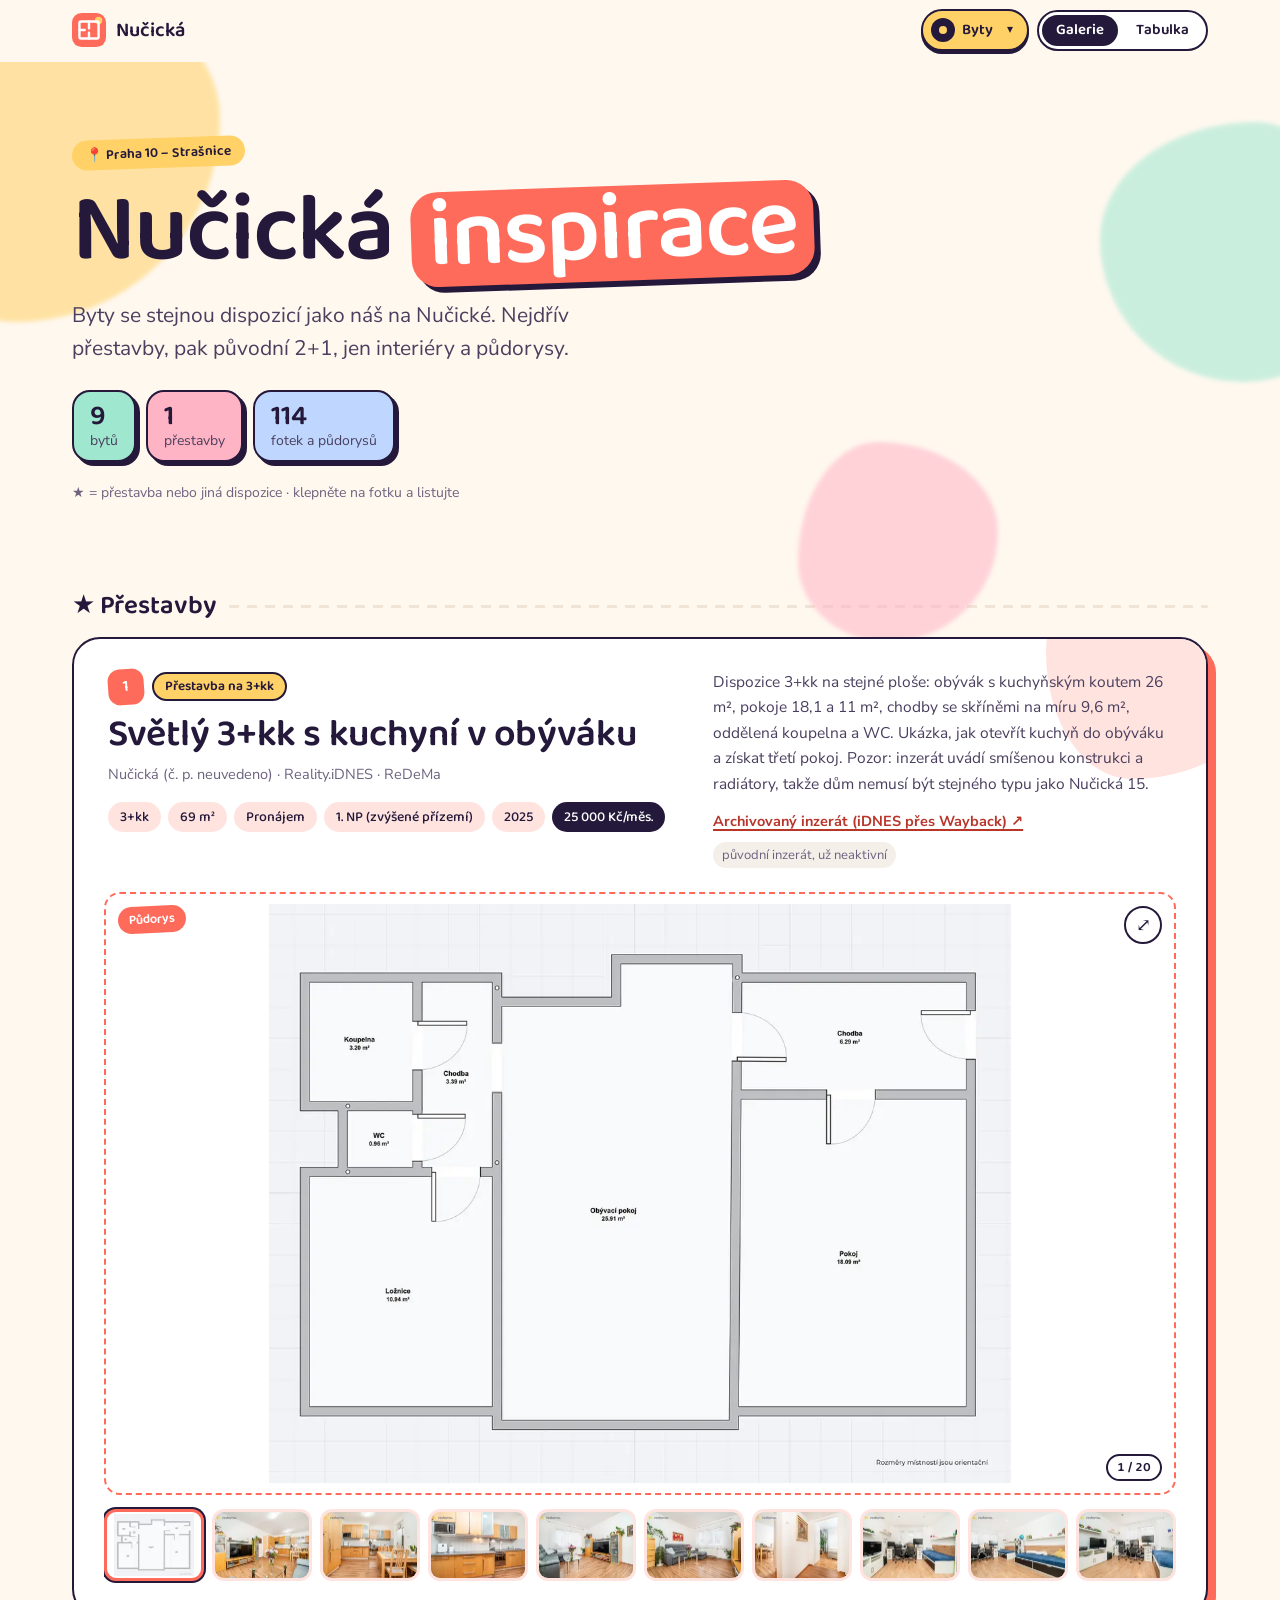
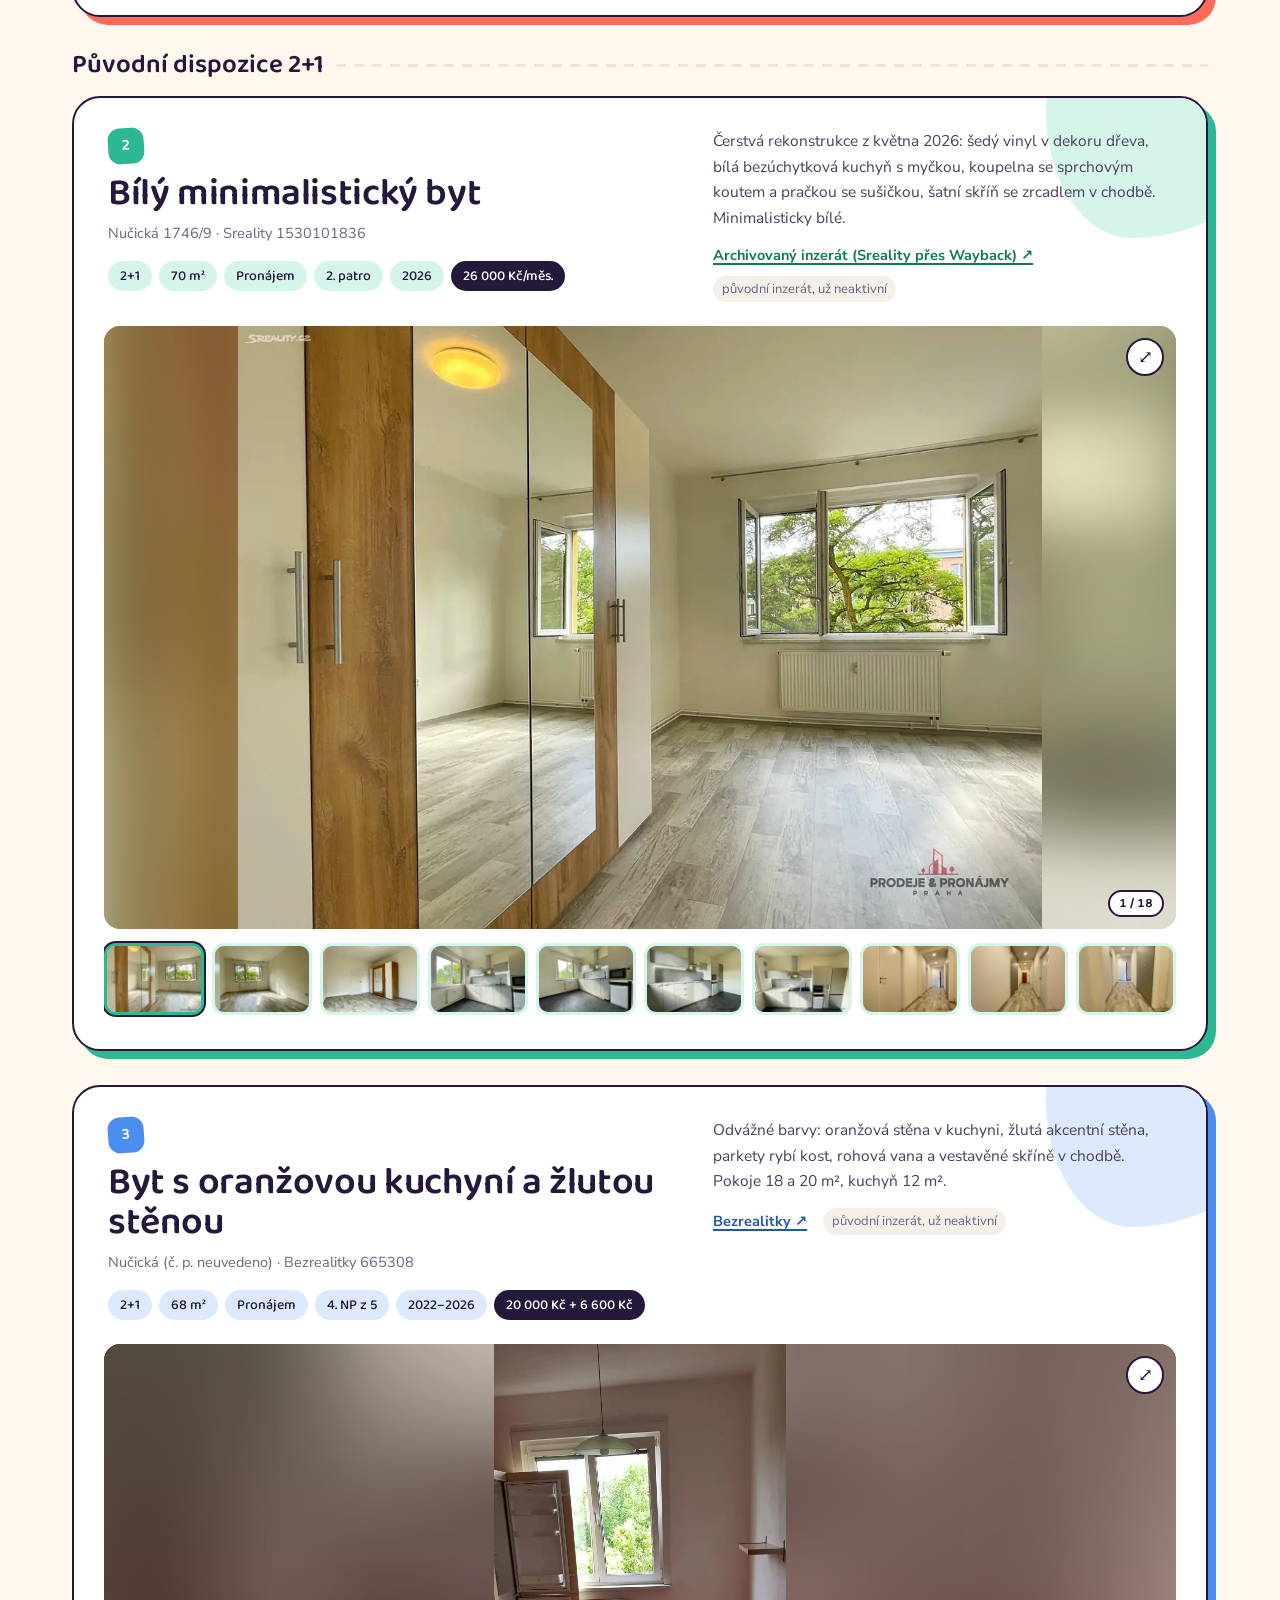
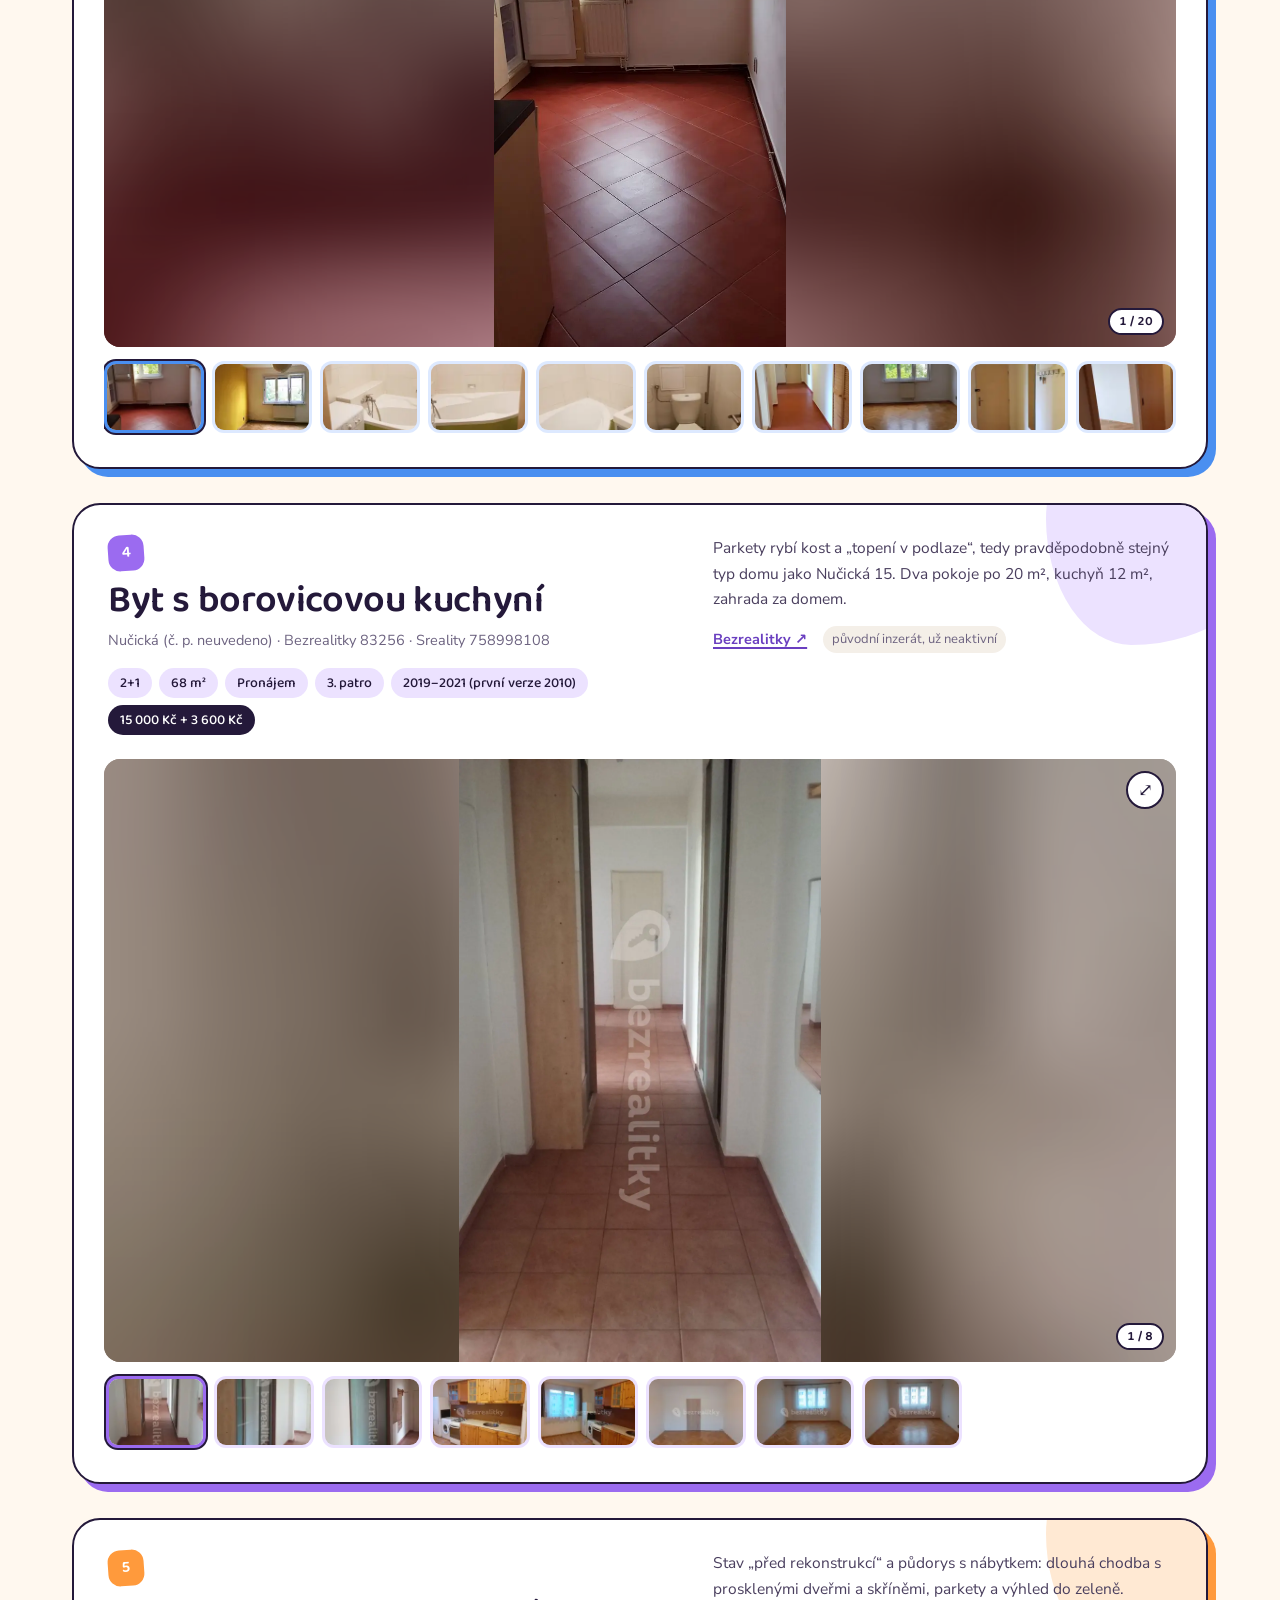
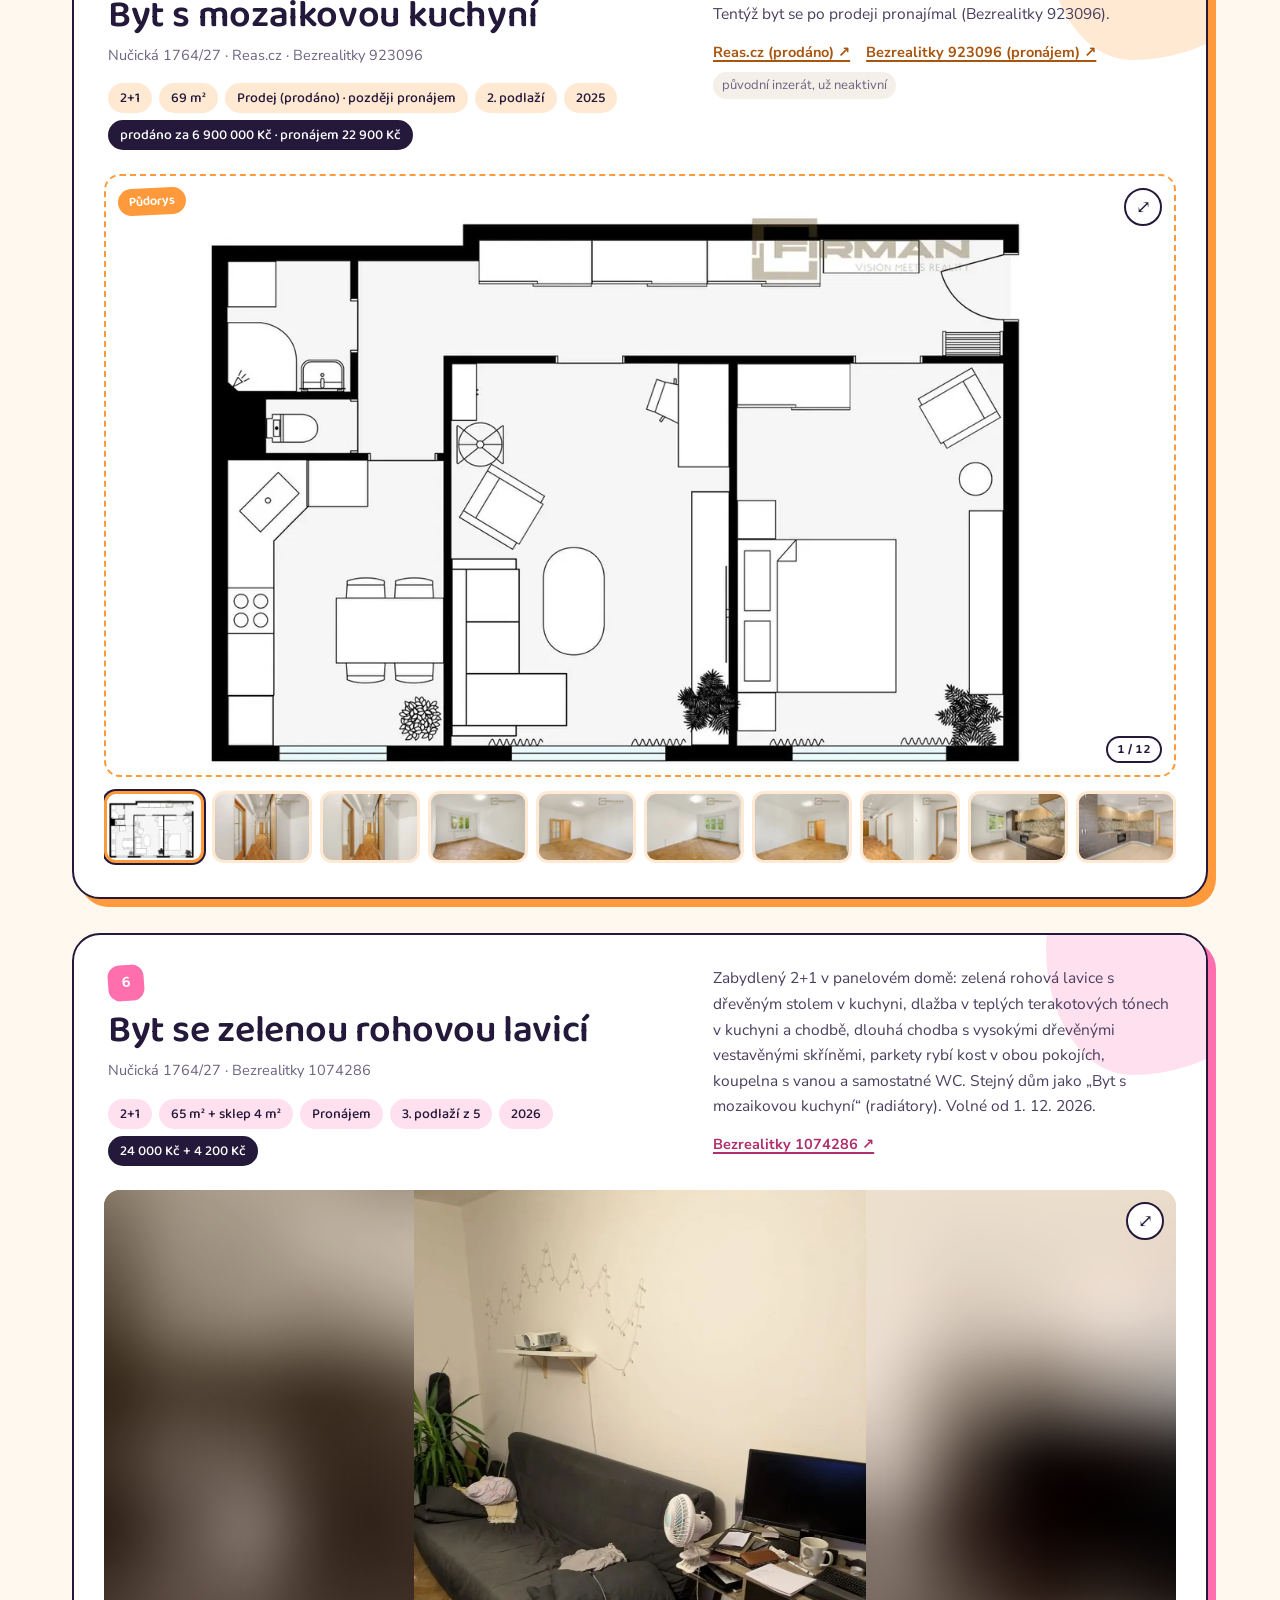
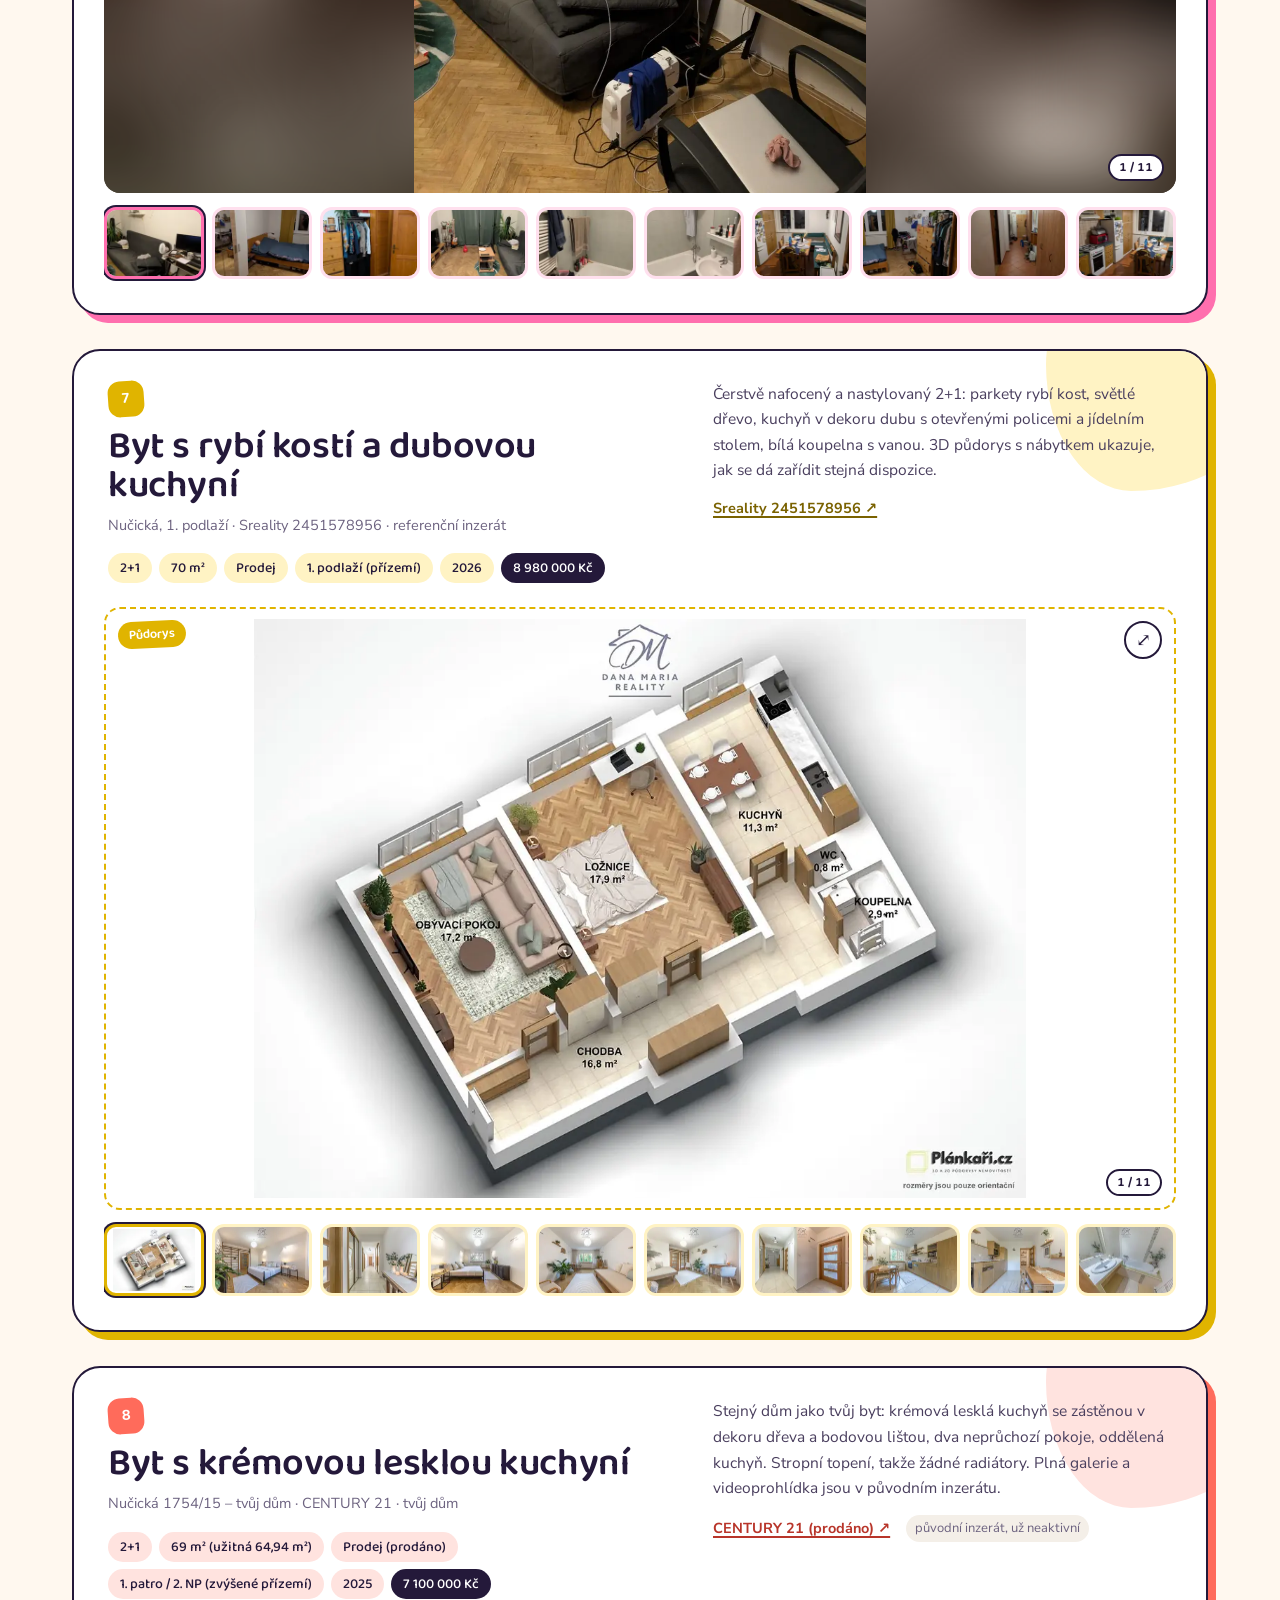
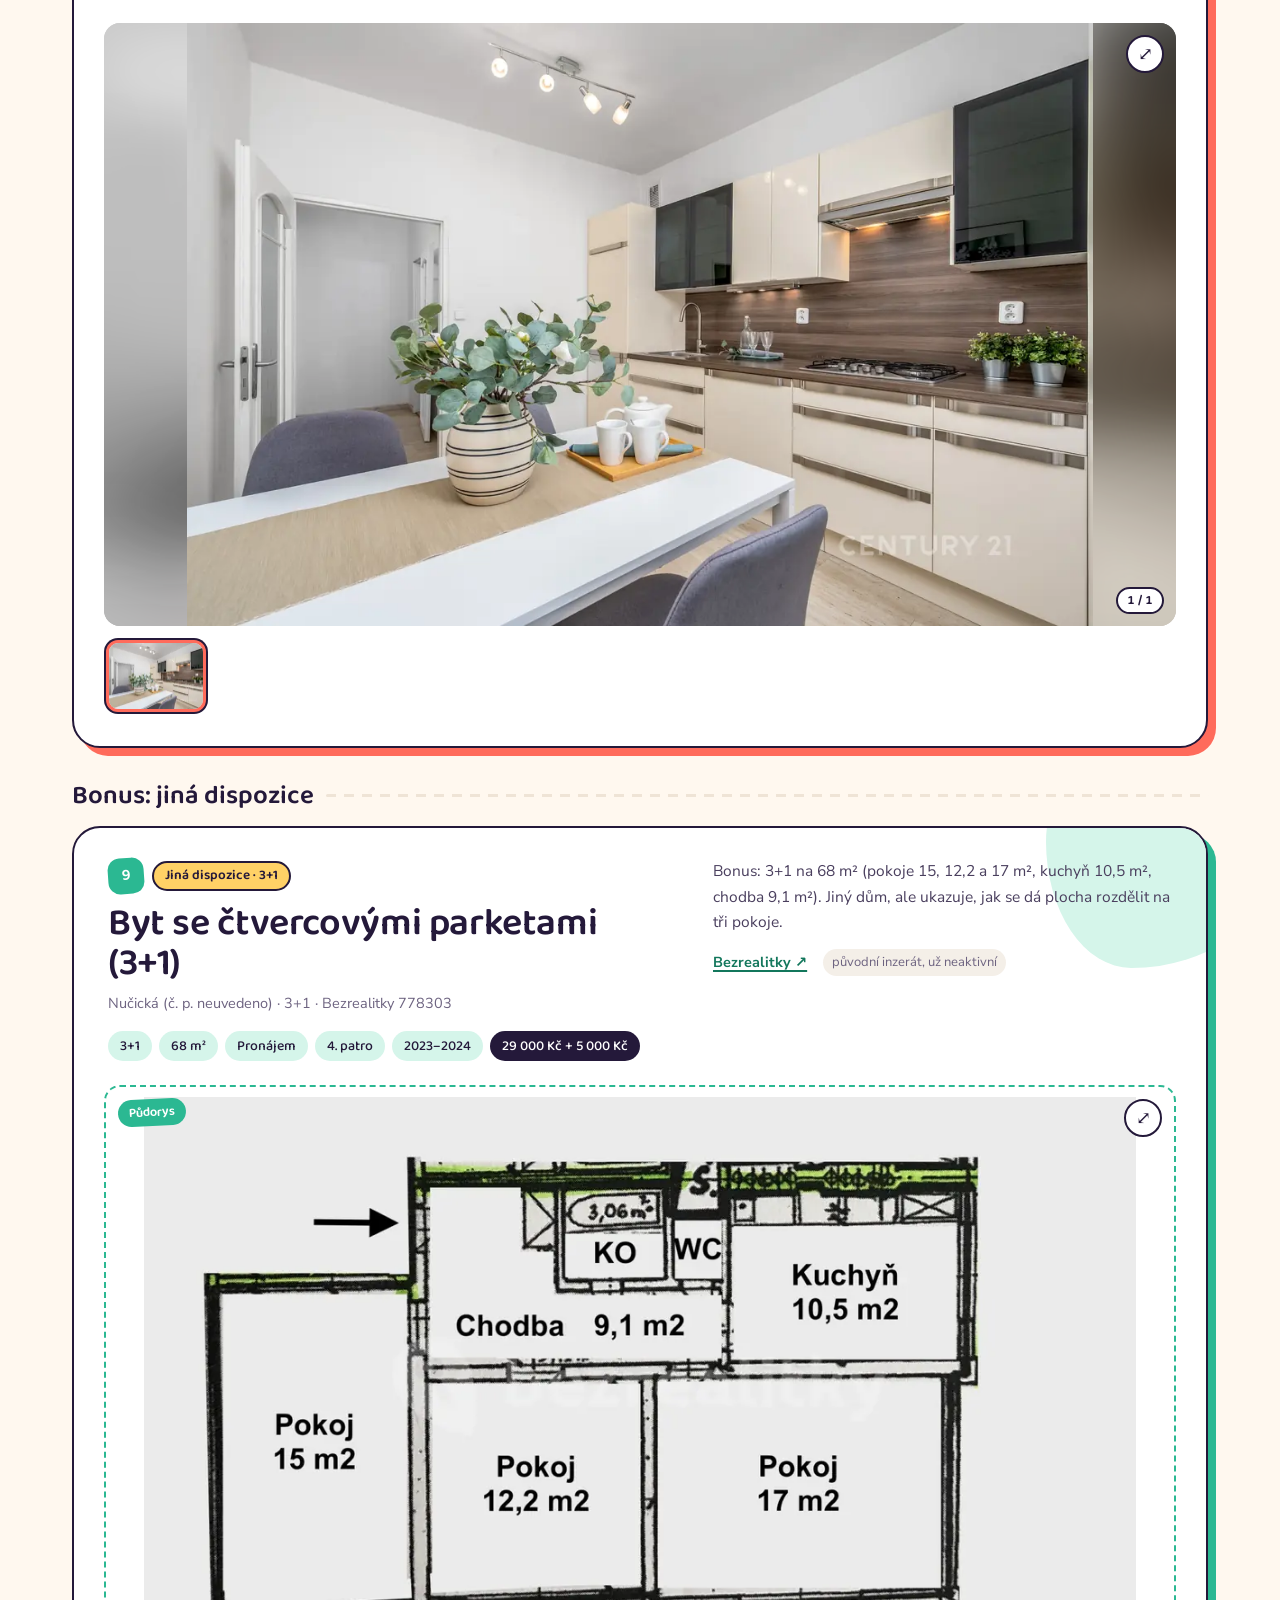
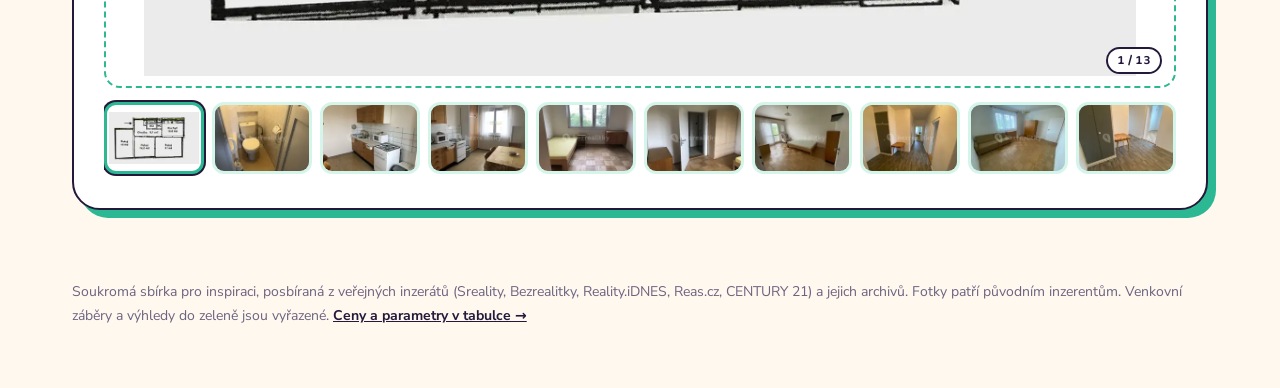
<file: index.html>
<!doctype html><html lang="cs"><head><meta charset="utf-8">
<meta name="viewport" content="width=device-width,initial-scale=1,viewport-fit=cover">
<meta name="robots" content="noindex, nofollow"><meta name="theme-color" content="#fff8ef">
<meta http-equiv="Cache-Control" content="no-cache, no-store, must-revalidate"><meta http-equiv="Pragma" content="no-cache"><meta http-equiv="Expires" content="0">
<title>Nučická – inspirace interiérů</title><meta name="description" content="Byty se stejnou dispozicí jako náš na Nučické: přestavby na 3+kk i původní 2+1, fotky interiérů a půdorysy pro inspiraci.">
<meta property="og:type" content="website"><meta property="og:locale" content="cs_CZ"><meta property="og:site_name" content="Nučická – inspirace">
<meta property="og:title" content="Nučická – inspirace interiérů"><meta property="og:description" content="Byty se stejnou dispozicí jako náš na Nučické: přestavby na 3+kk i původní 2+1, fotky interiérů a půdorysy pro inspiraci."><meta property="og:url" content="https://kajasko.github.io/nucicka-inspirace/">
<meta property="og:image" content="https://kajasko.github.io/nucicka-inspirace/og-image.jpg?v=f7ab3f5d"><meta property="og:image:width" content="1200"><meta property="og:image:height" content="630"><meta property="og:image:alt" content="Koláž interiérů bytů z Nučické ulice">
<meta name="twitter:card" content="summary_large_image"><meta name="twitter:title" content="Nučická – inspirace interiérů"><meta name="twitter:description" content="Byty se stejnou dispozicí jako náš na Nučické: přestavby na 3+kk i původní 2+1, fotky interiérů a půdorysy pro inspiraci."><meta name="twitter:image" content="https://kajasko.github.io/nucicka-inspirace/og-image.jpg?v=f7ab3f5d">
<link rel="icon" href="favicon.svg?v=f7ab3f5d" type="image/svg+xml"><link rel="icon" href="favicon-32.png?v=f7ab3f5d" type="image/png" sizes="32x32"><link rel="apple-touch-icon" href="apple-touch-icon.png?v=f7ab3f5d" sizes="180x180">
<link rel="preconnect" href="https://fonts.googleapis.com"><link rel="preconnect" href="https://fonts.gstatic.com" crossorigin>
<link rel="stylesheet" href="https://fonts.googleapis.com/css2?family=Baloo+2:wght@500;600;700&family=Nunito+Sans:opsz,wght@6..12,400;6..12,700&subset=latin,latin-ext&display=swap">
<link rel="stylesheet" href="style.css?v=332bbbbd"></head><body>
<a class="skip" href="#main">Přeskočit na obsah</a><header class="top"><div class="wrap"><div class="bar"><a class="brand" href="index.html"><svg viewBox="0 0 64 64" aria-hidden="true"><rect width="64" height="64" rx="18" fill="#ff6b5b"/><circle cx="50" cy="14" r="7" fill="#ffd166"/><g fill="none" stroke="#fff" stroke-width="4.5" stroke-linejoin="round" stroke-linecap="round"><rect x="14" y="16" width="36" height="32" rx="3"/><path d="M32 16v13M32 37v11M14 32h10"/></g></svg><span>Nučická</span></a>
<div class="bar-r"><div class="fm"><button class="fm-btn" type="button" aria-expanded="false" aria-controls="flatmenu"><span class="fm-dot" aria-hidden="true"></span><span class="fm-lbl">Byty</span><span class="fm-cur" aria-hidden="true"></span><span class="fm-car" aria-hidden="true">▾</span></button></div><nav class="tabs" aria-label="Stránky"><a href="index.html" aria-current="page">Galerie</a><a href="prehled.html" >Tabulka</a></nav></div></div></div></header><div class="fm-back" hidden></div><nav class="fm fm-panel" id="flatmenu" aria-label="Seznam bytů" hidden><div class="fm-head"><span class="fm-title">Vyberte byt</span><button class="fm-x" type="button" aria-label="Zavřít seznam bytů">✕</button></div><div class="fm-list"><div class="fm-grp"><p class="fm-h" id="fmh-conv">★ Přestavby</p><ul aria-labelledby="fmh-conv"><li><a class="fm-it" href="#idnes_6915a252" style="--c:#ff6b5b;--cs:#ffe3df"><span class="fm-th"><img src="img/idnes_6915a252_00_t.webp?v=d96a0626" alt="" width="56" height="56" loading="lazy" decoding="async"><span class="n">1</span></span><span class="fm-tx"><span class="fm-nm">Světlý 3+kk s kuchyní v obýváku</span><span class="fm-meta">3+kk · 69 m²<span class="fm-tag">★ Přestavba</span></span></span></a></li></ul></div><div class="fm-grp"><p class="fm-h" id="fmh-orig">Původní 2+1</p><ul aria-labelledby="fmh-orig"><li><a class="fm-it" href="#1530101836" style="--c:#2bb892;--cs:#d5f5ea"><span class="fm-th"><img src="img/1530101836_01_t.webp?v=b438113b" alt="" width="56" height="56" loading="lazy" decoding="async"><span class="n">2</span></span><span class="fm-tx"><span class="fm-nm">Bílý minimalistický byt</span><span class="fm-meta">2+1 · 70 m²</span></span></a></li><li><a class="fm-it" href="#br_665308" style="--c:#4a8ff0;--cs:#dde9ff"><span class="fm-th"><img src="img/br_665308_00_t.webp?v=3c4b7c42" alt="" width="56" height="56" loading="lazy" decoding="async"><span class="n">3</span></span><span class="fm-tx"><span class="fm-nm">Byt s oranžovou kuchyní a žlutou stěnou</span><span class="fm-meta">2+1 · 68 m²</span></span></a></li><li><a class="fm-it" href="#br_83256" style="--c:#9b6bf0;--cs:#ece2ff"><span class="fm-th"><img src="img/br_83256_02_t.webp?v=c6e63699" alt="" width="56" height="56" loading="lazy" decoding="async"><span class="n">4</span></span><span class="fm-tx"><span class="fm-nm">Byt s borovicovou kuchyní</span><span class="fm-meta">2+1 · 68 m²</span></span></a></li><li><a class="fm-it" href="#reas_1764_27" style="--c:#ff9a3c;--cs:#ffe9d3"><span class="fm-th"><img src="img/reas_1764_27_00_t.webp?v=a5215efa" alt="" width="56" height="56" loading="lazy" decoding="async"><span class="n">5</span></span><span class="fm-tx"><span class="fm-nm">Byt s mozaikovou kuchyní</span><span class="fm-meta">2+1 · 69 m²</span></span></a></li><li><a class="fm-it" href="#br_1074286" style="--c:#ff6fae;--cs:#ffe0ee"><span class="fm-th"><img src="img/br_1074286_00_t.webp?v=4636d3be" alt="" width="56" height="56" loading="lazy" decoding="async"><span class="n">6</span></span><span class="fm-tx"><span class="fm-nm">Byt se zelenou rohovou lavicí</span><span class="fm-meta">2+1 · 65 m² + sklep 4 m²</span></span></a></li><li><a class="fm-it" href="#ref_2451578956" style="--c:#e0b400;--cs:#fff3c4"><span class="fm-th"><img src="img/ref_2451578956_00_t.webp?v=53e89a51" alt="" width="56" height="56" loading="lazy" decoding="async"><span class="n">7</span></span><span class="fm-tx"><span class="fm-nm">Byt s rybí kostí a dubovou kuchyní</span><span class="fm-meta">2+1 · 70 m²</span></span></a></li><li><a class="fm-it" href="#c21_1754_15" style="--c:#ff6b5b;--cs:#ffe3df"><span class="fm-th"><img src="img/c21_1754_15_00_t.webp?v=0f2f0d72" alt="" width="56" height="56" loading="lazy" decoding="async"><span class="n">8</span></span><span class="fm-tx"><span class="fm-nm">Byt s krémovou lesklou kuchyní</span><span class="fm-meta">2+1 · 69 m² (užitná 64,94 m²)</span></span></a></li></ul></div><div class="fm-grp"><p class="fm-h" id="fmh-bonus">Ostatní</p><ul aria-labelledby="fmh-bonus"><li><a class="fm-it" href="#br_778303" style="--c:#2bb892;--cs:#d5f5ea"><span class="fm-th"><img src="img/br_778303_01_t.webp?v=eaba7c88" alt="" width="56" height="56" loading="lazy" decoding="async"><span class="n">9</span></span><span class="fm-tx"><span class="fm-nm">Byt se čtvercovými parketami (3+1)</span><span class="fm-meta">3+1 · 68 m²</span></span></a></li></ul></div></div></nav>
<main id="main" class="wrap">
<section class="hero"><div class="blobs" aria-hidden="true"><i></i><i></i><i></i></div><span class="eyebrow">📍 Praha 10 – Strašnice</span>
<h1>Nučická <span class="hl">inspirace</span></h1>
<p class="lead">Byty se stejnou dispozicí jako náš na Nučické. Nejdřív přestavby, pak původní 2+1, jen interiéry a půdorysy.</p>
<ul class="stats"><li><b>9</b>bytů</li><li><b>1</b>přestavby</li><li><b>114</b>fotek a půdorysů</li></ul>
<p class="legend">★ = přestavba nebo jiná dispozice · klepněte na fotku a listujte</p></section>
<div class="group"><h2>★ Přestavby</h2></div><article class="flat" id="idnes_6915a252" style="--c:#ff6b5b;--cs:#ffe3df;--cd:#b8352a" data-name="Světlý 3+kk s kuchyní v obýváku" aria-labelledby="h-idnes_6915a252">
<div class="flat-head"><div><div class="kicker"><span class="num" aria-label="Byt 1 z 9">1</span><span class="tag">Přestavba na 3+kk</span></div>
<h3 id="h-idnes_6915a252">Světlý 3+kk s kuchyní v obýváku</h3><p class="sub">Nučická (č. p. neuvedeno) · Reality.iDNES · ReDeMa</p>
<ul class="chips" aria-label="Parametry"><li>3+kk</li><li>69 m²</li><li>Pronájem</li><li>1. NP (zvýšené přízemí)</li><li>2025</li><li class="price">25 000 Kč/měs.</li></ul></div>
<div><p class="note">Dispozice 3+kk na stejné ploše: obývák s kuchyňským koutem 26 m², pokoje 18,1 a 11 m², chodby se skříněmi na míru 9,6 m², oddělená koupelna a WC. Ukázka, jak otevřít kuchyň do obýváku a získat třetí pokoj. Pozor: inzerát uvádí smíšenou konstrukci a radiátory, takže dům nemusí být stejného typu jako Nučická 15.</p><div class="links"><a href="http://web.archive.org/web/20251221082834/https://reality.idnes.cz/detail/pronajem/byt/praha-10-nucicka/6915a252bdbde282c6051e48/" target="_blank" rel="noopener">Archivovaný inzerát (iDNES přes Wayback) ↗</a><span class="inactive">původní inzerát, už neaktivní</span></div></div></div>
<div class="viewer"><button class="main plan" type="button" aria-label="Otevřít na celou obrazovku: Půdorys – Světlý 3+kk s kuchyní v obýváku" style="background-image:url([data-uri])"><span class="badge">Půdorys</span><span class="count">1 / 20</span><span class="zoom" aria-hidden="true">⤢</span><img src="img/idnes_6915a252_29_m.webp?v=6d40268f" srcset="img/idnes_6915a252_29_s.webp?v=6d40268f 440w, img/idnes_6915a252_29_m.webp?v=6d40268f 1100w, img/idnes_6915a252_29.webp?v=6d40268f 1280w" sizes="(max-width:1200px) 92vw, 1100px" alt="Půdorys – Světlý 3+kk s kuchyní v obýváku" loading="eager" fetchpriority="high" decoding="async"></button><ul class="thumbs" aria-label="Fotky: Světlý 3+kk s kuchyní v obýváku"><li><button class="ph plan" type="button" data-full="img/idnes_6915a252_29.webp?v=6d40268f" data-m="img/idnes_6915a252_29_m.webp?v=6d40268f" data-s="img/idnes_6915a252_29_s.webp?v=6d40268f" data-mw="1100" data-fw="1280" data-plan="1" aria-label="Zobrazit: Půdorys – Světlý 3+kk s kuchyní v obýváku" aria-pressed="true"><img src="img/idnes_6915a252_29_t.webp?v=6d40268f" width="200" height="156" alt="" loading="lazy" decoding="async"></button></li><li><button class="ph" type="button" data-full="img/idnes_6915a252_00.webp?v=d96a0626" data-m="img/idnes_6915a252_00_m.webp?v=d96a0626" data-s="img/idnes_6915a252_00_s.webp?v=d96a0626" data-mw="1100" data-fw="1500" data-plan="0" aria-label="Zobrazit: Světlý 3+kk s kuchyní v obýváku, fotka 2 z 20" aria-pressed="false"><img src="img/idnes_6915a252_00_t.webp?v=d96a0626" width="200" height="133" alt="" loading="lazy" decoding="async"></button></li><li><button class="ph" type="button" data-full="img/idnes_6915a252_01.webp?v=a24ed82f" data-m="img/idnes_6915a252_01_m.webp?v=a24ed82f" data-s="img/idnes_6915a252_01_s.webp?v=a24ed82f" data-mw="1100" data-fw="1500" data-plan="0" aria-label="Zobrazit: Světlý 3+kk s kuchyní v obýváku, fotka 3 z 20" aria-pressed="false"><img src="img/idnes_6915a252_01_t.webp?v=a24ed82f" width="200" height="133" alt="" loading="lazy" decoding="async"></button></li><li><button class="ph" type="button" data-full="img/idnes_6915a252_02.webp?v=5245bfa8" data-m="img/idnes_6915a252_02_m.webp?v=5245bfa8" data-s="img/idnes_6915a252_02_s.webp?v=5245bfa8" data-mw="1100" data-fw="1500" data-plan="0" aria-label="Zobrazit: Světlý 3+kk s kuchyní v obýváku, fotka 4 z 20" aria-pressed="false"><img src="img/idnes_6915a252_02_t.webp?v=5245bfa8" width="200" height="133" alt="" loading="lazy" decoding="async"></button></li><li><button class="ph" type="button" data-full="img/idnes_6915a252_03.webp?v=52087965" data-m="img/idnes_6915a252_03_m.webp?v=52087965" data-s="img/idnes_6915a252_03_s.webp?v=52087965" data-mw="1100" data-fw="1500" data-plan="0" aria-label="Zobrazit: Světlý 3+kk s kuchyní v obýváku, fotka 5 z 20" aria-pressed="false"><img src="img/idnes_6915a252_03_t.webp?v=52087965" width="200" height="133" alt="" loading="lazy" decoding="async"></button></li><li><button class="ph" type="button" data-full="img/idnes_6915a252_04.webp?v=a2ba182b" data-m="img/idnes_6915a252_04_m.webp?v=a2ba182b" data-s="img/idnes_6915a252_04_s.webp?v=a2ba182b" data-mw="1100" data-fw="1500" data-plan="0" aria-label="Zobrazit: Světlý 3+kk s kuchyní v obýváku, fotka 6 z 20" aria-pressed="false"><img src="img/idnes_6915a252_04_t.webp?v=a2ba182b" width="200" height="133" alt="" loading="lazy" decoding="async"></button></li><li><button class="ph" type="button" data-full="img/idnes_6915a252_06.webp?v=a269ac49" data-m="img/idnes_6915a252_06_m.webp?v=a269ac49" data-s="img/idnes_6915a252_06_s.webp?v=a269ac49" data-mw="1100" data-fw="1500" data-plan="0" aria-label="Zobrazit: Světlý 3+kk s kuchyní v obýváku, fotka 7 z 20" aria-pressed="false"><img src="img/idnes_6915a252_06_t.webp?v=a269ac49" width="200" height="133" alt="" loading="lazy" decoding="async"></button></li><li><button class="ph" type="button" data-full="img/idnes_6915a252_07.webp?v=cc3b10ae" data-m="img/idnes_6915a252_07_m.webp?v=cc3b10ae" data-s="img/idnes_6915a252_07_s.webp?v=cc3b10ae" data-mw="1100" data-fw="1500" data-plan="0" aria-label="Zobrazit: Světlý 3+kk s kuchyní v obýváku, fotka 8 z 20" aria-pressed="false"><img src="img/idnes_6915a252_07_t.webp?v=cc3b10ae" width="200" height="133" alt="" loading="lazy" decoding="async"></button></li><li><button class="ph" type="button" data-full="img/idnes_6915a252_08.webp?v=c80e8b35" data-m="img/idnes_6915a252_08_m.webp?v=c80e8b35" data-s="img/idnes_6915a252_08_s.webp?v=c80e8b35" data-mw="1100" data-fw="1500" data-plan="0" aria-label="Zobrazit: Světlý 3+kk s kuchyní v obýváku, fotka 9 z 20" aria-pressed="false"><img src="img/idnes_6915a252_08_t.webp?v=c80e8b35" width="200" height="133" alt="" loading="lazy" decoding="async"></button></li><li><button class="ph" type="button" data-full="img/idnes_6915a252_09.webp?v=5910a636" data-m="img/idnes_6915a252_09_m.webp?v=5910a636" data-s="img/idnes_6915a252_09_s.webp?v=5910a636" data-mw="1100" data-fw="1500" data-plan="0" aria-label="Zobrazit: Světlý 3+kk s kuchyní v obýváku, fotka 10 z 20" aria-pressed="false"><img src="img/idnes_6915a252_09_t.webp?v=5910a636" width="200" height="133" alt="" loading="lazy" decoding="async"></button></li><li><button class="ph" type="button" data-full="img/idnes_6915a252_10.webp?v=3c3fdff8" data-m="img/idnes_6915a252_10_m.webp?v=3c3fdff8" data-s="img/idnes_6915a252_10_s.webp?v=3c3fdff8" data-mw="1100" data-fw="1500" data-plan="0" aria-label="Zobrazit: Světlý 3+kk s kuchyní v obýváku, fotka 11 z 20" aria-pressed="false"><img src="img/idnes_6915a252_10_t.webp?v=3c3fdff8" width="200" height="133" alt="" loading="lazy" decoding="async"></button></li><li><button class="ph" type="button" data-full="img/idnes_6915a252_11.webp?v=345be9ad" data-m="img/idnes_6915a252_11_m.webp?v=345be9ad" data-s="img/idnes_6915a252_11_s.webp?v=345be9ad" data-mw="1100" data-fw="1500" data-plan="0" aria-label="Zobrazit: Světlý 3+kk s kuchyní v obýváku, fotka 12 z 20" aria-pressed="false"><img src="img/idnes_6915a252_11_t.webp?v=345be9ad" width="200" height="133" alt="" loading="lazy" decoding="async"></button></li><li><button class="ph" type="button" data-full="img/idnes_6915a252_12.webp?v=bb9c5602" data-m="img/idnes_6915a252_12_m.webp?v=bb9c5602" data-s="img/idnes_6915a252_12_s.webp?v=bb9c5602" data-mw="1100" data-fw="1500" data-plan="0" aria-label="Zobrazit: Světlý 3+kk s kuchyní v obýváku, fotka 13 z 20" aria-pressed="false"><img src="img/idnes_6915a252_12_t.webp?v=bb9c5602" width="200" height="133" alt="" loading="lazy" decoding="async"></button></li><li><button class="ph" type="button" data-full="img/idnes_6915a252_13.webp?v=4b4c44ae" data-m="img/idnes_6915a252_13_m.webp?v=4b4c44ae" data-s="img/idnes_6915a252_13_s.webp?v=4b4c44ae" data-mw="1100" data-fw="1500" data-plan="0" aria-label="Zobrazit: Světlý 3+kk s kuchyní v obýváku, fotka 14 z 20" aria-pressed="false"><img src="img/idnes_6915a252_13_t.webp?v=4b4c44ae" width="200" height="133" alt="" loading="lazy" decoding="async"></button></li><li><button class="ph" type="button" data-full="img/idnes_6915a252_14.webp?v=833a81a2" data-m="img/idnes_6915a252_14_m.webp?v=833a81a2" data-s="img/idnes_6915a252_14_s.webp?v=833a81a2" data-mw="1100" data-fw="1500" data-plan="0" aria-label="Zobrazit: Světlý 3+kk s kuchyní v obýváku, fotka 15 z 20" aria-pressed="false"><img src="img/idnes_6915a252_14_t.webp?v=833a81a2" width="200" height="133" alt="" loading="lazy" decoding="async"></button></li><li><button class="ph" type="button" data-full="img/idnes_6915a252_15.webp?v=11c0ae6c" data-m="img/idnes_6915a252_15_m.webp?v=11c0ae6c" data-s="img/idnes_6915a252_15_s.webp?v=11c0ae6c" data-mw="1100" data-fw="1500" data-plan="0" aria-label="Zobrazit: Světlý 3+kk s kuchyní v obýváku, fotka 16 z 20" aria-pressed="false"><img src="img/idnes_6915a252_15_t.webp?v=11c0ae6c" width="200" height="133" alt="" loading="lazy" decoding="async"></button></li><li><button class="ph" type="button" data-full="img/idnes_6915a252_17.webp?v=924f67b0" data-m="img/idnes_6915a252_17_m.webp?v=924f67b0" data-s="img/idnes_6915a252_17_s.webp?v=924f67b0" data-mw="1100" data-fw="1500" data-plan="0" aria-label="Zobrazit: Světlý 3+kk s kuchyní v obýváku, fotka 17 z 20" aria-pressed="false"><img src="img/idnes_6915a252_17_t.webp?v=924f67b0" width="200" height="133" alt="" loading="lazy" decoding="async"></button></li><li><button class="ph" type="button" data-full="img/idnes_6915a252_18.webp?v=b0c22b28" data-m="img/idnes_6915a252_18_m.webp?v=b0c22b28" data-s="img/idnes_6915a252_18_s.webp?v=b0c22b28" data-mw="1100" data-fw="1500" data-plan="0" aria-label="Zobrazit: Světlý 3+kk s kuchyní v obýváku, fotka 18 z 20" aria-pressed="false"><img src="img/idnes_6915a252_18_t.webp?v=b0c22b28" width="200" height="133" alt="" loading="lazy" decoding="async"></button></li><li><button class="ph" type="button" data-full="img/idnes_6915a252_19.webp?v=48a2f719" data-m="img/idnes_6915a252_19_m.webp?v=48a2f719" data-s="img/idnes_6915a252_19_s.webp?v=48a2f719" data-mw="1100" data-fw="1500" data-plan="0" aria-label="Zobrazit: Světlý 3+kk s kuchyní v obýváku, fotka 19 z 20" aria-pressed="false"><img src="img/idnes_6915a252_19_t.webp?v=48a2f719" width="200" height="133" alt="" loading="lazy" decoding="async"></button></li><li><button class="ph" type="button" data-full="img/idnes_6915a252_20.webp?v=ca374a03" data-m="img/idnes_6915a252_20_m.webp?v=ca374a03" data-s="img/idnes_6915a252_20_s.webp?v=ca374a03" data-mw="1100" data-fw="1500" data-plan="0" aria-label="Zobrazit: Světlý 3+kk s kuchyní v obýváku, fotka 20 z 20" aria-pressed="false"><img src="img/idnes_6915a252_20_t.webp?v=ca374a03" width="200" height="133" alt="" loading="lazy" decoding="async"></button></li></ul></div></article><div class="group"><h2>Původní dispozice 2+1</h2></div><article class="flat" id="1530101836" style="--c:#2bb892;--cs:#d5f5ea;--cd:#13775c" data-name="Bílý minimalistický byt" aria-labelledby="h-1530101836">
<div class="flat-head"><div><div class="kicker"><span class="num" aria-label="Byt 2 z 9">2</span></div>
<h3 id="h-1530101836">Bílý minimalistický byt</h3><p class="sub">Nučická 1746/9 · Sreality 1530101836</p>
<ul class="chips" aria-label="Parametry"><li>2+1</li><li>70 m²</li><li>Pronájem</li><li>2. patro</li><li>2026</li><li class="price">26 000 Kč/měs.</li></ul></div>
<div><p class="note">Čerstvá rekonstrukce z května 2026: šedý vinyl v dekoru dřeva, bílá bezúchytková kuchyň s myčkou, koupelna se sprchovým koutem a pračkou se sušičkou, šatní skříň se zrcadlem v chodbě. Minimalisticky bílé.</p><div class="links"><a href="http://web.archive.org/web/20260607153421/https://www.sreality.cz/detail/pronajem/byt/2+1/praha-strasnice-nucicka/1530101836" target="_blank" rel="noopener">Archivovaný inzerát (Sreality přes Wayback) ↗</a><span class="inactive">původní inzerát, už neaktivní</span></div></div></div>
<div class="viewer"><button class="main" type="button" aria-label="Otevřít na celou obrazovku: Bílý minimalistický byt, fotka 1 z 18" style="background-image:url([data-uri])"><span class="badge" hidden>Půdorys</span><span class="count">1 / 18</span><span class="zoom" aria-hidden="true">⤢</span><img src="img/1530101836_01_m.webp?v=b438113b" srcset="img/1530101836_01_s.webp?v=b438113b 440w, img/1530101836_01_m.webp?v=b438113b 1100w, img/1530101836_01.webp?v=b438113b 1600w" sizes="(max-width:1200px) 92vw, 1100px" alt="Bílý minimalistický byt, fotka 1 z 18" loading="lazy" decoding="async"></button><ul class="thumbs" aria-label="Fotky: Bílý minimalistický byt"><li><button class="ph" type="button" data-full="img/1530101836_01.webp?v=b438113b" data-m="img/1530101836_01_m.webp?v=b438113b" data-s="img/1530101836_01_s.webp?v=b438113b" data-mw="1100" data-fw="1600" data-plan="0" aria-label="Zobrazit: Bílý minimalistický byt, fotka 1 z 18" aria-pressed="true"><img src="img/1530101836_01_t.webp?v=b438113b" width="200" height="150" alt="" loading="lazy" decoding="async"></button></li><li><button class="ph" type="button" data-full="img/1530101836_02.webp?v=980e12e8" data-m="img/1530101836_02_m.webp?v=980e12e8" data-s="img/1530101836_02_s.webp?v=980e12e8" data-mw="1100" data-fw="1600" data-plan="0" aria-label="Zobrazit: Bílý minimalistický byt, fotka 2 z 18" aria-pressed="false"><img src="img/1530101836_02_t.webp?v=980e12e8" width="200" height="150" alt="" loading="lazy" decoding="async"></button></li><li><button class="ph" type="button" data-full="img/1530101836_05.webp?v=1cd982b6" data-m="img/1530101836_05_m.webp?v=1cd982b6" data-s="img/1530101836_05_s.webp?v=1cd982b6" data-mw="1100" data-fw="1600" data-plan="0" aria-label="Zobrazit: Bílý minimalistický byt, fotka 3 z 18" aria-pressed="false"><img src="img/1530101836_05_t.webp?v=1cd982b6" width="200" height="150" alt="" loading="lazy" decoding="async"></button></li><li><button class="ph" type="button" data-full="img/1530101836_06.webp?v=a5f0b96a" data-m="img/1530101836_06_m.webp?v=a5f0b96a" data-s="img/1530101836_06_s.webp?v=a5f0b96a" data-mw="1100" data-fw="1600" data-plan="0" aria-label="Zobrazit: Bílý minimalistický byt, fotka 4 z 18" aria-pressed="false"><img src="img/1530101836_06_t.webp?v=a5f0b96a" width="200" height="150" alt="" loading="lazy" decoding="async"></button></li><li><button class="ph" type="button" data-full="img/1530101836_07.webp?v=db01bd4b" data-m="img/1530101836_07_m.webp?v=db01bd4b" data-s="img/1530101836_07_s.webp?v=db01bd4b" data-mw="1100" data-fw="1600" data-plan="0" aria-label="Zobrazit: Bílý minimalistický byt, fotka 5 z 18" aria-pressed="false"><img src="img/1530101836_07_t.webp?v=db01bd4b" width="200" height="150" alt="" loading="lazy" decoding="async"></button></li><li><button class="ph" type="button" data-full="img/1530101836_08.webp?v=65e8f53a" data-m="img/1530101836_08_m.webp?v=65e8f53a" data-s="img/1530101836_08_s.webp?v=65e8f53a" data-mw="1100" data-fw="1600" data-plan="0" aria-label="Zobrazit: Bílý minimalistický byt, fotka 6 z 18" aria-pressed="false"><img src="img/1530101836_08_t.webp?v=65e8f53a" width="200" height="150" alt="" loading="lazy" decoding="async"></button></li><li><button class="ph" type="button" data-full="img/1530101836_09.webp?v=6fe5a7a5" data-m="img/1530101836_09_m.webp?v=6fe5a7a5" data-s="img/1530101836_09_s.webp?v=6fe5a7a5" data-mw="1100" data-fw="1600" data-plan="0" aria-label="Zobrazit: Bílý minimalistický byt, fotka 7 z 18" aria-pressed="false"><img src="img/1530101836_09_t.webp?v=6fe5a7a5" width="200" height="150" alt="" loading="lazy" decoding="async"></button></li><li><button class="ph" type="button" data-full="img/1530101836_10.webp?v=b73dae1a" data-m="img/1530101836_10_m.webp?v=b73dae1a" data-s="img/1530101836_10_s.webp?v=b73dae1a" data-mw="1100" data-fw="1600" data-plan="0" aria-label="Zobrazit: Bílý minimalistický byt, fotka 8 z 18" aria-pressed="false"><img src="img/1530101836_10_t.webp?v=b73dae1a" width="200" height="150" alt="" loading="lazy" decoding="async"></button></li><li><button class="ph" type="button" data-full="img/1530101836_11.webp?v=db391e40" data-m="img/1530101836_11_m.webp?v=db391e40" data-s="img/1530101836_11_s.webp?v=db391e40" data-mw="1100" data-fw="1600" data-plan="0" aria-label="Zobrazit: Bílý minimalistický byt, fotka 9 z 18" aria-pressed="false"><img src="img/1530101836_11_t.webp?v=db391e40" width="200" height="150" alt="" loading="lazy" decoding="async"></button></li><li><button class="ph" type="button" data-full="img/1530101836_12.webp?v=61b43bb1" data-m="img/1530101836_12_m.webp?v=61b43bb1" data-s="img/1530101836_12_s.webp?v=61b43bb1" data-mw="1100" data-fw="1600" data-plan="0" aria-label="Zobrazit: Bílý minimalistický byt, fotka 10 z 18" aria-pressed="false"><img src="img/1530101836_12_t.webp?v=61b43bb1" width="200" height="150" alt="" loading="lazy" decoding="async"></button></li><li><button class="ph" type="button" data-full="img/1530101836_13.webp?v=90783633" data-m="img/1530101836_13_m.webp?v=90783633" data-s="img/1530101836_13_s.webp?v=90783633" data-mw="1100" data-fw="1600" data-plan="0" aria-label="Zobrazit: Bílý minimalistický byt, fotka 11 z 18" aria-pressed="false"><img src="img/1530101836_13_t.webp?v=90783633" width="200" height="150" alt="" loading="lazy" decoding="async"></button></li><li><button class="ph" type="button" data-full="img/1530101836_14.webp?v=90783633" data-m="img/1530101836_14_m.webp?v=90783633" data-s="img/1530101836_14_s.webp?v=90783633" data-mw="1100" data-fw="1600" data-plan="0" aria-label="Zobrazit: Bílý minimalistický byt, fotka 12 z 18" aria-pressed="false"><img src="img/1530101836_14_t.webp?v=90783633" width="200" height="150" alt="" loading="lazy" decoding="async"></button></li><li><button class="ph" type="button" data-full="img/1530101836_15.webp?v=96f22124" data-m="img/1530101836_15_m.webp?v=96f22124" data-s="img/1530101836_15_s.webp?v=96f22124" data-mw="1100" data-fw="1600" data-plan="0" aria-label="Zobrazit: Bílý minimalistický byt, fotka 13 z 18" aria-pressed="false"><img src="img/1530101836_15_t.webp?v=96f22124" width="200" height="150" alt="" loading="lazy" decoding="async"></button></li><li><button class="ph" type="button" data-full="img/1530101836_16.webp?v=1942e6b6" data-m="img/1530101836_16_m.webp?v=1942e6b6" data-s="img/1530101836_16_s.webp?v=1942e6b6" data-mw="1100" data-fw="1600" data-plan="0" aria-label="Zobrazit: Bílý minimalistický byt, fotka 14 z 18" aria-pressed="false"><img src="img/1530101836_16_t.webp?v=1942e6b6" width="200" height="150" alt="" loading="lazy" decoding="async"></button></li><li><button class="ph" type="button" data-full="img/1530101836_17.webp?v=96b1122f" data-m="img/1530101836_17_m.webp?v=96b1122f" data-s="img/1530101836_17_s.webp?v=96b1122f" data-mw="1100" data-fw="1600" data-plan="0" aria-label="Zobrazit: Bílý minimalistický byt, fotka 15 z 18" aria-pressed="false"><img src="img/1530101836_17_t.webp?v=96b1122f" width="200" height="150" alt="" loading="lazy" decoding="async"></button></li><li><button class="ph" type="button" data-full="img/1530101836_18.webp?v=3f81924c" data-m="img/1530101836_18_m.webp?v=3f81924c" data-s="img/1530101836_18_s.webp?v=3f81924c" data-mw="1100" data-fw="1600" data-plan="0" aria-label="Zobrazit: Bílý minimalistický byt, fotka 16 z 18" aria-pressed="false"><img src="img/1530101836_18_t.webp?v=3f81924c" width="200" height="150" alt="" loading="lazy" decoding="async"></button></li><li><button class="ph" type="button" data-full="img/1530101836_19.webp?v=6360c388" data-m="img/1530101836_19_m.webp?v=6360c388" data-s="img/1530101836_19_s.webp?v=6360c388" data-mw="1100" data-fw="1200" data-plan="0" aria-label="Zobrazit: Bílý minimalistický byt, fotka 17 z 18" aria-pressed="false"><img src="img/1530101836_19_t.webp?v=6360c388" width="200" height="267" alt="" loading="lazy" decoding="async"></button></li><li><button class="ph" type="button" data-full="img/1530101836_20.webp?v=be7a6294" data-m="img/1530101836_20_m.webp?v=be7a6294" data-s="img/1530101836_20_s.webp?v=be7a6294" data-mw="1100" data-fw="1600" data-plan="0" aria-label="Zobrazit: Bílý minimalistický byt, fotka 18 z 18" aria-pressed="false"><img src="img/1530101836_20_t.webp?v=be7a6294" width="200" height="150" alt="" loading="lazy" decoding="async"></button></li></ul></div></article><article class="flat" id="br_665308" style="--c:#4a8ff0;--cs:#dde9ff;--cd:#2058b0" data-name="Byt s oranžovou kuchyní a žlutou stěnou" aria-labelledby="h-br_665308">
<div class="flat-head"><div><div class="kicker"><span class="num" aria-label="Byt 3 z 9">3</span></div>
<h3 id="h-br_665308">Byt s oranžovou kuchyní a žlutou stěnou</h3><p class="sub">Nučická (č. p. neuvedeno) · Bezrealitky 665308</p>
<ul class="chips" aria-label="Parametry"><li>2+1</li><li>68 m²</li><li>Pronájem</li><li>4. NP z 5</li><li>2022–2026</li><li class="price">20 000 Kč + 6 600 Kč</li></ul></div>
<div><p class="note">Odvážné barvy: oranžová stěna v kuchyni, žlutá akcentní stěna, parkety rybí kost, rohová vana a vestavěné skříně v chodbě. Pokoje 18 a 20 m², kuchyň 12 m².</p><div class="links"><a href="https://www.bezrealitky.cz/nemovitosti-byty-domy/665308-nabidka-pronajem-bytu-nucicka-hlavni-mesto-praha" target="_blank" rel="noopener">Bezrealitky ↗</a><span class="inactive">původní inzerát, už neaktivní</span></div></div></div>
<div class="viewer"><button class="main" type="button" aria-label="Otevřít na celou obrazovku: Byt s oranžovou kuchyní a žlutou stěnou, fotka 1 z 20" style="background-image:url([data-uri])"><span class="badge" hidden>Půdorys</span><span class="count">1 / 20</span><span class="zoom" aria-hidden="true">⤢</span><img src="img/br_665308_00_m.webp?v=3c4b7c42" srcset="img/br_665308_00_s.webp?v=3c4b7c42 440w, img/br_665308_00_m.webp?v=3c4b7c42 583w, img/br_665308_00.webp?v=3c4b7c42 583w" sizes="(max-width:1200px) 92vw, 1100px" alt="Byt s oranžovou kuchyní a žlutou stěnou, fotka 1 z 20" loading="lazy" decoding="async"></button><ul class="thumbs" aria-label="Fotky: Byt s oranžovou kuchyní a žlutou stěnou"><li><button class="ph" type="button" data-full="img/br_665308_00.webp?v=3c4b7c42" data-m="img/br_665308_00_m.webp?v=3c4b7c42" data-s="img/br_665308_00_s.webp?v=3c4b7c42" data-mw="583" data-fw="583" data-plan="0" aria-label="Zobrazit: Byt s oranžovou kuchyní a žlutou stěnou, fotka 1 z 20" aria-pressed="true"><img src="img/br_665308_00_t.webp?v=3c4b7c42" width="200" height="412" alt="" loading="lazy" decoding="async"></button></li><li><button class="ph" type="button" data-full="img/br_665308_01.webp?v=ab6b07ec" data-m="img/br_665308_01_m.webp?v=ab6b07ec" data-s="img/br_665308_01_s.webp?v=ab6b07ec" data-mw="1100" data-fw="1600" data-plan="0" aria-label="Zobrazit: Byt s oranžovou kuchyní a žlutou stěnou, fotka 2 z 20" aria-pressed="false"><img src="img/br_665308_01_t.webp?v=ab6b07ec" width="200" height="97" alt="" loading="lazy" decoding="async"></button></li><li><button class="ph" type="button" data-full="img/br_665308_02.webp?v=2f1805bf" data-m="img/br_665308_02_m.webp?v=2f1805bf" data-s="img/br_665308_02_s.webp?v=2f1805bf" data-mw="583" data-fw="583" data-plan="0" aria-label="Zobrazit: Byt s oranžovou kuchyní a žlutou stěnou, fotka 3 z 20" aria-pressed="false"><img src="img/br_665308_02_t.webp?v=2f1805bf" width="200" height="412" alt="" loading="lazy" decoding="async"></button></li><li><button class="ph" type="button" data-full="img/br_665308_03.webp?v=e4883b20" data-m="img/br_665308_03_m.webp?v=e4883b20" data-s="img/br_665308_03_s.webp?v=e4883b20" data-mw="583" data-fw="583" data-plan="0" aria-label="Zobrazit: Byt s oranžovou kuchyní a žlutou stěnou, fotka 4 z 20" aria-pressed="false"><img src="img/br_665308_03_t.webp?v=e4883b20" width="200" height="412" alt="" loading="lazy" decoding="async"></button></li><li><button class="ph" type="button" data-full="img/br_665308_04.webp?v=74745a4b" data-m="img/br_665308_04_m.webp?v=74745a4b" data-s="img/br_665308_04_s.webp?v=74745a4b" data-mw="583" data-fw="583" data-plan="0" aria-label="Zobrazit: Byt s oranžovou kuchyní a žlutou stěnou, fotka 5 z 20" aria-pressed="false"><img src="img/br_665308_04_t.webp?v=74745a4b" width="200" height="412" alt="" loading="lazy" decoding="async"></button></li><li><button class="ph" type="button" data-full="img/br_665308_05.webp?v=65039578" data-m="img/br_665308_05_m.webp?v=65039578" data-s="img/br_665308_05_s.webp?v=65039578" data-mw="583" data-fw="583" data-plan="0" aria-label="Zobrazit: Byt s oranžovou kuchyní a žlutou stěnou, fotka 6 z 20" aria-pressed="false"><img src="img/br_665308_05_t.webp?v=65039578" width="200" height="412" alt="" loading="lazy" decoding="async"></button></li><li><button class="ph" type="button" data-full="img/br_665308_06.webp?v=97b8dd82" data-m="img/br_665308_06_m.webp?v=97b8dd82" data-s="img/br_665308_06_s.webp?v=97b8dd82" data-mw="583" data-fw="583" data-plan="0" aria-label="Zobrazit: Byt s oranžovou kuchyní a žlutou stěnou, fotka 7 z 20" aria-pressed="false"><img src="img/br_665308_06_t.webp?v=97b8dd82" width="200" height="412" alt="" loading="lazy" decoding="async"></button></li><li><button class="ph" type="button" data-full="img/br_665308_07.webp?v=aeee0ef8" data-m="img/br_665308_07_m.webp?v=aeee0ef8" data-s="img/br_665308_07_s.webp?v=aeee0ef8" data-mw="583" data-fw="583" data-plan="0" aria-label="Zobrazit: Byt s oranžovou kuchyní a žlutou stěnou, fotka 8 z 20" aria-pressed="false"><img src="img/br_665308_07_t.webp?v=aeee0ef8" width="200" height="412" alt="" loading="lazy" decoding="async"></button></li><li><button class="ph" type="button" data-full="img/br_665308_08.webp?v=1c9e3c46" data-m="img/br_665308_08_m.webp?v=1c9e3c46" data-s="img/br_665308_08_s.webp?v=1c9e3c46" data-mw="583" data-fw="583" data-plan="0" aria-label="Zobrazit: Byt s oranžovou kuchyní a žlutou stěnou, fotka 9 z 20" aria-pressed="false"><img src="img/br_665308_08_t.webp?v=1c9e3c46" width="200" height="412" alt="" loading="lazy" decoding="async"></button></li><li><button class="ph" type="button" data-full="img/br_665308_09.webp?v=22625f96" data-m="img/br_665308_09_m.webp?v=22625f96" data-s="img/br_665308_09_s.webp?v=22625f96" data-mw="583" data-fw="583" data-plan="0" aria-label="Zobrazit: Byt s oranžovou kuchyní a žlutou stěnou, fotka 10 z 20" aria-pressed="false"><img src="img/br_665308_09_t.webp?v=22625f96" width="200" height="412" alt="" loading="lazy" decoding="async"></button></li><li><button class="ph" type="button" data-full="img/br_665308_10.webp?v=6b3a05f3" data-m="img/br_665308_10_m.webp?v=6b3a05f3" data-s="img/br_665308_10_s.webp?v=6b3a05f3" data-mw="583" data-fw="583" data-plan="0" aria-label="Zobrazit: Byt s oranžovou kuchyní a žlutou stěnou, fotka 11 z 20" aria-pressed="false"><img src="img/br_665308_10_t.webp?v=6b3a05f3" width="200" height="412" alt="" loading="lazy" decoding="async"></button></li><li><button class="ph" type="button" data-full="img/br_665308_11.webp?v=e9252f63" data-m="img/br_665308_11_m.webp?v=e9252f63" data-s="img/br_665308_11_s.webp?v=e9252f63" data-mw="1100" data-fw="1600" data-plan="0" aria-label="Zobrazit: Byt s oranžovou kuchyní a žlutou stěnou, fotka 12 z 20" aria-pressed="false"><img src="img/br_665308_11_t.webp?v=e9252f63" width="200" height="97" alt="" loading="lazy" decoding="async"></button></li><li><button class="ph" type="button" data-full="img/br_665308_12.webp?v=05f3c1a8" data-m="img/br_665308_12_m.webp?v=05f3c1a8" data-s="img/br_665308_12_s.webp?v=05f3c1a8" data-mw="1100" data-fw="1600" data-plan="0" aria-label="Zobrazit: Byt s oranžovou kuchyní a žlutou stěnou, fotka 13 z 20" aria-pressed="false"><img src="img/br_665308_12_t.webp?v=05f3c1a8" width="200" height="97" alt="" loading="lazy" decoding="async"></button></li><li><button class="ph" type="button" data-full="img/br_665308_13.webp?v=c6561ba6" data-m="img/br_665308_13_m.webp?v=c6561ba6" data-s="img/br_665308_13_s.webp?v=c6561ba6" data-mw="583" data-fw="583" data-plan="0" aria-label="Zobrazit: Byt s oranžovou kuchyní a žlutou stěnou, fotka 14 z 20" aria-pressed="false"><img src="img/br_665308_13_t.webp?v=c6561ba6" width="200" height="412" alt="" loading="lazy" decoding="async"></button></li><li><button class="ph" type="button" data-full="img/br_665308_14.webp?v=96615d15" data-m="img/br_665308_14_m.webp?v=96615d15" data-s="img/br_665308_14_s.webp?v=96615d15" data-mw="583" data-fw="583" data-plan="0" aria-label="Zobrazit: Byt s oranžovou kuchyní a žlutou stěnou, fotka 15 z 20" aria-pressed="false"><img src="img/br_665308_14_t.webp?v=96615d15" width="200" height="412" alt="" loading="lazy" decoding="async"></button></li><li><button class="ph" type="button" data-full="img/br_665308_15.webp?v=42a05ec9" data-m="img/br_665308_15_m.webp?v=42a05ec9" data-s="img/br_665308_15_s.webp?v=42a05ec9" data-mw="583" data-fw="583" data-plan="0" aria-label="Zobrazit: Byt s oranžovou kuchyní a žlutou stěnou, fotka 16 z 20" aria-pressed="false"><img src="img/br_665308_15_t.webp?v=42a05ec9" width="200" height="412" alt="" loading="lazy" decoding="async"></button></li><li><button class="ph" type="button" data-full="img/br_665308_16.webp?v=6212095a" data-m="img/br_665308_16_m.webp?v=6212095a" data-s="img/br_665308_16_s.webp?v=6212095a" data-mw="583" data-fw="583" data-plan="0" aria-label="Zobrazit: Byt s oranžovou kuchyní a žlutou stěnou, fotka 17 z 20" aria-pressed="false"><img src="img/br_665308_16_t.webp?v=6212095a" width="200" height="412" alt="" loading="lazy" decoding="async"></button></li><li><button class="ph" type="button" data-full="img/br_665308_17.webp?v=3e8e2330" data-m="img/br_665308_17_m.webp?v=3e8e2330" data-s="img/br_665308_17_s.webp?v=3e8e2330" data-mw="1100" data-fw="1600" data-plan="0" aria-label="Zobrazit: Byt s oranžovou kuchyní a žlutou stěnou, fotka 18 z 20" aria-pressed="false"><img src="img/br_665308_17_t.webp?v=3e8e2330" width="200" height="97" alt="" loading="lazy" decoding="async"></button></li><li><button class="ph" type="button" data-full="img/br_665308_18.webp?v=5a7b197c" data-m="img/br_665308_18_m.webp?v=5a7b197c" data-s="img/br_665308_18_s.webp?v=5a7b197c" data-mw="1100" data-fw="1600" data-plan="0" aria-label="Zobrazit: Byt s oranžovou kuchyní a žlutou stěnou, fotka 19 z 20" aria-pressed="false"><img src="img/br_665308_18_t.webp?v=5a7b197c" width="200" height="150" alt="" loading="lazy" decoding="async"></button></li><li><button class="ph" type="button" data-full="img/br_665308_19.webp?v=41141a9f" data-m="img/br_665308_19_m.webp?v=41141a9f" data-s="img/br_665308_19_s.webp?v=41141a9f" data-mw="1100" data-fw="1600" data-plan="0" aria-label="Zobrazit: Byt s oranžovou kuchyní a žlutou stěnou, fotka 20 z 20" aria-pressed="false"><img src="img/br_665308_19_t.webp?v=41141a9f" width="200" height="150" alt="" loading="lazy" decoding="async"></button></li></ul></div></article><article class="flat" id="br_83256" style="--c:#9b6bf0;--cs:#ece2ff;--cd:#6a3fc0" data-name="Byt s borovicovou kuchyní" aria-labelledby="h-br_83256">
<div class="flat-head"><div><div class="kicker"><span class="num" aria-label="Byt 4 z 9">4</span></div>
<h3 id="h-br_83256">Byt s borovicovou kuchyní</h3><p class="sub">Nučická (č. p. neuvedeno) · Bezrealitky 83256 · Sreality 758998108</p>
<ul class="chips" aria-label="Parametry"><li>2+1</li><li>68 m²</li><li>Pronájem</li><li>3. patro</li><li>2019–2021 (první verze 2010)</li><li class="price">15 000 Kč + 3 600 Kč</li></ul></div>
<div><p class="note">Parkety rybí kost a „topení v podlaze“, tedy pravděpodobně stejný typ domu jako Nučická 15. Dva pokoje po 20 m², kuchyň 12 m², zahrada za domem.</p><div class="links"><a href="https://www.bezrealitky.cz/nemovitosti-byty-domy/83256-nabidka-pronajem-bytu-nucicka-praha" target="_blank" rel="noopener">Bezrealitky ↗</a><span class="inactive">původní inzerát, už neaktivní</span></div></div></div>
<div class="viewer"><button class="main" type="button" aria-label="Otevřít na celou obrazovku: Byt s borovicovou kuchyní, fotka 1 z 8" style="background-image:url([data-uri])"><span class="badge" hidden>Půdorys</span><span class="count">1 / 8</span><span class="zoom" aria-hidden="true">⤢</span><img src="img/br_83256_02_m.webp?v=c6e63699" srcset="img/br_83256_02_s.webp?v=c6e63699 440w, img/br_83256_02_m.webp?v=c6e63699 1080w, img/br_83256_02.webp?v=c6e63699 960w" sizes="(max-width:1200px) 92vw, 1100px" alt="Byt s borovicovou kuchyní, fotka 1 z 8" loading="lazy" decoding="async"></button><ul class="thumbs" aria-label="Fotky: Byt s borovicovou kuchyní"><li><button class="ph" type="button" data-full="img/br_83256_02.webp?v=c6e63699" data-m="img/br_83256_02_m.webp?v=c6e63699" data-s="img/br_83256_02_s.webp?v=c6e63699" data-mw="1080" data-fw="960" data-plan="0" aria-label="Zobrazit: Byt s borovicovou kuchyní, fotka 1 z 8" aria-pressed="true"><img src="img/br_83256_02_t.webp?v=c6e63699" width="200" height="333" alt="" loading="lazy" decoding="async"></button></li><li><button class="ph" type="button" data-full="img/br_83256_03.webp?v=8c590b20" data-m="img/br_83256_03_m.webp?v=8c590b20" data-s="img/br_83256_03_s.webp?v=8c590b20" data-mw="1080" data-fw="960" data-plan="0" aria-label="Zobrazit: Byt s borovicovou kuchyní, fotka 2 z 8" aria-pressed="false"><img src="img/br_83256_03_t.webp?v=8c590b20" width="200" height="333" alt="" loading="lazy" decoding="async"></button></li><li><button class="ph" type="button" data-full="img/br_83256_04.webp?v=050047cc" data-m="img/br_83256_04_m.webp?v=050047cc" data-s="img/br_83256_04_s.webp?v=050047cc" data-mw="1080" data-fw="960" data-plan="0" aria-label="Zobrazit: Byt s borovicovou kuchyní, fotka 3 z 8" aria-pressed="false"><img src="img/br_83256_04_t.webp?v=050047cc" width="200" height="333" alt="" loading="lazy" decoding="async"></button></li><li><button class="ph" type="button" data-full="img/br_83256_05.webp?v=7c0faf88" data-m="img/br_83256_05_m.webp?v=7c0faf88" data-s="img/br_83256_05_s.webp?v=7c0faf88" data-mw="1100" data-fw="1600" data-plan="0" aria-label="Zobrazit: Byt s borovicovou kuchyní, fotka 4 z 8" aria-pressed="false"><img src="img/br_83256_05_t.webp?v=7c0faf88" width="200" height="150" alt="" loading="lazy" decoding="async"></button></li><li><button class="ph" type="button" data-full="img/br_83256_06.webp?v=7aa9a351" data-m="img/br_83256_06_m.webp?v=7aa9a351" data-s="img/br_83256_06_s.webp?v=7aa9a351" data-mw="1100" data-fw="1600" data-plan="0" aria-label="Zobrazit: Byt s borovicovou kuchyní, fotka 5 z 8" aria-pressed="false"><img src="img/br_83256_06_t.webp?v=7aa9a351" width="200" height="150" alt="" loading="lazy" decoding="async"></button></li><li><button class="ph" type="button" data-full="img/br_83256_07.webp?v=0ddf06bb" data-m="img/br_83256_07_m.webp?v=0ddf06bb" data-s="img/br_83256_07_s.webp?v=0ddf06bb" data-mw="1100" data-fw="1600" data-plan="0" aria-label="Zobrazit: Byt s borovicovou kuchyní, fotka 6 z 8" aria-pressed="false"><img src="img/br_83256_07_t.webp?v=0ddf06bb" width="200" height="150" alt="" loading="lazy" decoding="async"></button></li><li><button class="ph" type="button" data-full="img/br_83256_08.webp?v=a469cd2f" data-m="img/br_83256_08_m.webp?v=a469cd2f" data-s="img/br_83256_08_s.webp?v=a469cd2f" data-mw="1100" data-fw="1600" data-plan="0" aria-label="Zobrazit: Byt s borovicovou kuchyní, fotka 7 z 8" aria-pressed="false"><img src="img/br_83256_08_t.webp?v=a469cd2f" width="200" height="150" alt="" loading="lazy" decoding="async"></button></li><li><button class="ph" type="button" data-full="img/br_83256_09.webp?v=b4e38a92" data-m="img/br_83256_09_m.webp?v=b4e38a92" data-s="img/br_83256_09_s.webp?v=b4e38a92" data-mw="1100" data-fw="1600" data-plan="0" aria-label="Zobrazit: Byt s borovicovou kuchyní, fotka 8 z 8" aria-pressed="false"><img src="img/br_83256_09_t.webp?v=b4e38a92" width="200" height="150" alt="" loading="lazy" decoding="async"></button></li></ul></div></article><article class="flat" id="reas_1764_27" style="--c:#ff9a3c;--cs:#ffe9d3;--cd:#a8550f" data-name="Byt s mozaikovou kuchyní" aria-labelledby="h-reas_1764_27">
<div class="flat-head"><div><div class="kicker"><span class="num" aria-label="Byt 5 z 9">5</span></div>
<h3 id="h-reas_1764_27">Byt s mozaikovou kuchyní</h3><p class="sub">Nučická 1764/27 · Reas.cz · Bezrealitky 923096</p>
<ul class="chips" aria-label="Parametry"><li>2+1</li><li>69 m²</li><li>Prodej (prodáno) · později pronájem</li><li>2. podlaží</li><li>2025</li><li class="price">prodáno za 6 900 000 Kč · pronájem 22 900 Kč</li></ul></div>
<div><p class="note">Stav „před rekonstrukcí“ a půdorys s nábytkem: dlouhá chodba s prosklenými dveřmi a skříněmi, parkety a výhled do zeleně. Tentýž byt se po prodeji pronajímal (Bezrealitky 923096).</p><div class="links"><a href="https://www.reas.cz/prodane/byty/2+1/praha-554782/ulice-nucicka-462772/inzerat-6818e1515efcb7b626747b2a" target="_blank" rel="noopener">Reas.cz (prodáno) ↗</a><a href="https://www.bezrealitky.cz/nemovitosti-byty-domy/923096-nabidka-pronajem-bytu-nucicka-hlavni-mesto-praha" target="_blank" rel="noopener">Bezrealitky 923096 (pronájem) ↗</a><span class="inactive">původní inzerát, už neaktivní</span></div></div></div>
<div class="viewer"><button class="main plan" type="button" aria-label="Otevřít na celou obrazovku: Půdorys – Byt s mozaikovou kuchyní" style="background-image:url([data-uri])"><span class="badge">Půdorys</span><span class="count">1 / 12</span><span class="zoom" aria-hidden="true">⤢</span><img src="img/reas_1764_27_16_m.webp?v=266713f0" srcset="img/reas_1764_27_16_s.webp?v=266713f0 440w, img/reas_1764_27_16_m.webp?v=266713f0 1100w, img/reas_1764_27_16.webp?v=266713f0 1200w" sizes="(max-width:1200px) 92vw, 1100px" alt="Půdorys – Byt s mozaikovou kuchyní" loading="lazy" decoding="async"></button><ul class="thumbs" aria-label="Fotky: Byt s mozaikovou kuchyní"><li><button class="ph plan" type="button" data-full="img/reas_1764_27_16.webp?v=266713f0" data-m="img/reas_1764_27_16_m.webp?v=266713f0" data-s="img/reas_1764_27_16_s.webp?v=266713f0" data-mw="1100" data-fw="1200" data-plan="1" aria-label="Zobrazit: Půdorys – Byt s mozaikovou kuchyní" aria-pressed="true"><img src="img/reas_1764_27_16_t.webp?v=266713f0" width="200" height="134" alt="" loading="lazy" decoding="async"></button></li><li><button class="ph" type="button" data-full="img/reas_1764_27_00.webp?v=a5215efa" data-m="img/reas_1764_27_00_m.webp?v=a5215efa" data-s="img/reas_1764_27_00_s.webp?v=a5215efa" data-mw="1100" data-fw="1200" data-plan="0" aria-label="Zobrazit: Byt s mozaikovou kuchyní, fotka 2 z 12" aria-pressed="false"><img src="img/reas_1764_27_00_t.webp?v=a5215efa" width="200" height="135" alt="" loading="lazy" decoding="async"></button></li><li><button class="ph" type="button" data-full="img/reas_1764_27_01.webp?v=e630c4be" data-m="img/reas_1764_27_01_m.webp?v=e630c4be" data-s="img/reas_1764_27_01_s.webp?v=e630c4be" data-mw="1100" data-fw="1200" data-plan="0" aria-label="Zobrazit: Byt s mozaikovou kuchyní, fotka 3 z 12" aria-pressed="false"><img src="img/reas_1764_27_01_t.webp?v=e630c4be" width="200" height="135" alt="" loading="lazy" decoding="async"></button></li><li><button class="ph" type="button" data-full="img/reas_1764_27_02.webp?v=916c71e4" data-m="img/reas_1764_27_02_m.webp?v=916c71e4" data-s="img/reas_1764_27_02_s.webp?v=916c71e4" data-mw="1100" data-fw="1200" data-plan="0" aria-label="Zobrazit: Byt s mozaikovou kuchyní, fotka 4 z 12" aria-pressed="false"><img src="img/reas_1764_27_02_t.webp?v=916c71e4" width="200" height="134" alt="" loading="lazy" decoding="async"></button></li><li><button class="ph" type="button" data-full="img/reas_1764_27_03.webp?v=29372a29" data-m="img/reas_1764_27_03_m.webp?v=29372a29" data-s="img/reas_1764_27_03_s.webp?v=29372a29" data-mw="1100" data-fw="1200" data-plan="0" aria-label="Zobrazit: Byt s mozaikovou kuchyní, fotka 5 z 12" aria-pressed="false"><img src="img/reas_1764_27_03_t.webp?v=29372a29" width="200" height="134" alt="" loading="lazy" decoding="async"></button></li><li><button class="ph" type="button" data-full="img/reas_1764_27_04.webp?v=95dd998e" data-m="img/reas_1764_27_04_m.webp?v=95dd998e" data-s="img/reas_1764_27_04_s.webp?v=95dd998e" data-mw="1100" data-fw="1200" data-plan="0" aria-label="Zobrazit: Byt s mozaikovou kuchyní, fotka 6 z 12" aria-pressed="false"><img src="img/reas_1764_27_04_t.webp?v=95dd998e" width="200" height="134" alt="" loading="lazy" decoding="async"></button></li><li><button class="ph" type="button" data-full="img/reas_1764_27_05.webp?v=e418f953" data-m="img/reas_1764_27_05_m.webp?v=e418f953" data-s="img/reas_1764_27_05_s.webp?v=e418f953" data-mw="1100" data-fw="1200" data-plan="0" aria-label="Zobrazit: Byt s mozaikovou kuchyní, fotka 7 z 12" aria-pressed="false"><img src="img/reas_1764_27_05_t.webp?v=e418f953" width="200" height="134" alt="" loading="lazy" decoding="async"></button></li><li><button class="ph" type="button" data-full="img/reas_1764_27_06.webp?v=b2f61634" data-m="img/reas_1764_27_06_m.webp?v=b2f61634" data-s="img/reas_1764_27_06_s.webp?v=b2f61634" data-mw="1100" data-fw="1200" data-plan="0" aria-label="Zobrazit: Byt s mozaikovou kuchyní, fotka 8 z 12" aria-pressed="false"><img src="img/reas_1764_27_06_t.webp?v=b2f61634" width="200" height="134" alt="" loading="lazy" decoding="async"></button></li><li><button class="ph" type="button" data-full="img/reas_1764_27_07.webp?v=b49bf99a" data-m="img/reas_1764_27_07_m.webp?v=b49bf99a" data-s="img/reas_1764_27_07_s.webp?v=b49bf99a" data-mw="1100" data-fw="1200" data-plan="0" aria-label="Zobrazit: Byt s mozaikovou kuchyní, fotka 9 z 12" aria-pressed="false"><img src="img/reas_1764_27_07_t.webp?v=b49bf99a" width="200" height="134" alt="" loading="lazy" decoding="async"></button></li><li><button class="ph" type="button" data-full="img/reas_1764_27_08.webp?v=6a63f699" data-m="img/reas_1764_27_08_m.webp?v=6a63f699" data-s="img/reas_1764_27_08_s.webp?v=6a63f699" data-mw="1100" data-fw="1200" data-plan="0" aria-label="Zobrazit: Byt s mozaikovou kuchyní, fotka 10 z 12" aria-pressed="false"><img src="img/reas_1764_27_08_t.webp?v=6a63f699" width="200" height="134" alt="" loading="lazy" decoding="async"></button></li><li><button class="ph" type="button" data-full="img/reas_1764_27_09.webp?v=898da139" data-m="img/reas_1764_27_09_m.webp?v=898da139" data-s="img/reas_1764_27_09_s.webp?v=898da139" data-mw="1100" data-fw="1200" data-plan="0" aria-label="Zobrazit: Byt s mozaikovou kuchyní, fotka 11 z 12" aria-pressed="false"><img src="img/reas_1764_27_09_t.webp?v=898da139" width="200" height="134" alt="" loading="lazy" decoding="async"></button></li><li><button class="ph" type="button" data-full="img/reas_1764_27_10.webp?v=9a6e9b7a" data-m="img/reas_1764_27_10_m.webp?v=9a6e9b7a" data-s="img/reas_1764_27_10_s.webp?v=9a6e9b7a" data-mw="1100" data-fw="1200" data-plan="0" aria-label="Zobrazit: Byt s mozaikovou kuchyní, fotka 12 z 12" aria-pressed="false"><img src="img/reas_1764_27_10_t.webp?v=9a6e9b7a" width="200" height="134" alt="" loading="lazy" decoding="async"></button></li></ul></div></article><article class="flat" id="br_1074286" style="--c:#ff6fae;--cs:#ffe0ee;--cd:#b0306d" data-name="Byt se zelenou rohovou lavicí" aria-labelledby="h-br_1074286">
<div class="flat-head"><div><div class="kicker"><span class="num" aria-label="Byt 6 z 9">6</span></div>
<h3 id="h-br_1074286">Byt se zelenou rohovou lavicí</h3><p class="sub">Nučická 1764/27 · Bezrealitky 1074286</p>
<ul class="chips" aria-label="Parametry"><li>2+1</li><li>65 m² + sklep 4 m²</li><li>Pronájem</li><li>3. podlaží z 5</li><li>2026</li><li class="price">24 000 Kč + 4 200 Kč</li></ul></div>
<div><p class="note">Zabydlený 2+1 v panelovém domě: zelená rohová lavice s dřevěným stolem v kuchyni, dlažba v teplých terakotových tónech v kuchyni a chodbě, dlouhá chodba s vysokými dřevěnými vestavěnými skříněmi, parkety rybí kost v obou pokojích, koupelna s vanou a samostatné WC. Stejný dům jako „Byt s mozaikovou kuchyní“ (radiátory). Volné od 1. 12. 2026.</p><div class="links"><a href="https://www.bezrealitky.cz/nemovitosti-byty-domy/1074286-nabidka-pronajem-bytu-nucicka-praha" target="_blank" rel="noopener">Bezrealitky 1074286 ↗</a></div></div></div>
<div class="viewer"><button class="main" type="button" aria-label="Otevřít na celou obrazovku: Byt se zelenou rohovou lavicí, fotka 1 z 11" style="background-image:url([data-uri])"><span class="badge" hidden>Půdorys</span><span class="count">1 / 11</span><span class="zoom" aria-hidden="true">⤢</span><img src="img/br_1074286_00_m.webp?v=4636d3be" srcset="img/br_1074286_00_s.webp?v=4636d3be 440w, img/br_1074286_00_m.webp?v=4636d3be 901w, img/br_1074286_00.webp?v=4636d3be 901w" sizes="(max-width:1200px) 92vw, 1100px" alt="Byt se zelenou rohovou lavicí, fotka 1 z 11" loading="lazy" decoding="async"></button><ul class="thumbs" aria-label="Fotky: Byt se zelenou rohovou lavicí"><li><button class="ph" type="button" data-full="img/br_1074286_00.webp?v=4636d3be" data-m="img/br_1074286_00_m.webp?v=4636d3be" data-s="img/br_1074286_00_s.webp?v=4636d3be" data-mw="901" data-fw="901" data-plan="0" aria-label="Zobrazit: Byt se zelenou rohovou lavicí, fotka 1 z 11" aria-pressed="true"><img src="img/br_1074286_00_t.webp?v=4636d3be" width="200" height="266" alt="" loading="lazy" decoding="async"></button></li><li><button class="ph" type="button" data-full="img/br_1074286_01.webp?v=e1fb0dc0" data-m="img/br_1074286_01_m.webp?v=e1fb0dc0" data-s="img/br_1074286_01_s.webp?v=e1fb0dc0" data-mw="901" data-fw="901" data-plan="0" aria-label="Zobrazit: Byt se zelenou rohovou lavicí, fotka 2 z 11" aria-pressed="false"><img src="img/br_1074286_01_t.webp?v=e1fb0dc0" width="200" height="266" alt="" loading="lazy" decoding="async"></button></li><li><button class="ph" type="button" data-full="img/br_1074286_02.webp?v=5d66f8b4" data-m="img/br_1074286_02_m.webp?v=5d66f8b4" data-s="img/br_1074286_02_s.webp?v=5d66f8b4" data-mw="901" data-fw="901" data-plan="0" aria-label="Zobrazit: Byt se zelenou rohovou lavicí, fotka 3 z 11" aria-pressed="false"><img src="img/br_1074286_02_t.webp?v=5d66f8b4" width="200" height="266" alt="" loading="lazy" decoding="async"></button></li><li><button class="ph" type="button" data-full="img/br_1074286_03.webp?v=cedab6ca" data-m="img/br_1074286_03_m.webp?v=cedab6ca" data-s="img/br_1074286_03_s.webp?v=cedab6ca" data-mw="901" data-fw="901" data-plan="0" aria-label="Zobrazit: Byt se zelenou rohovou lavicí, fotka 4 z 11" aria-pressed="false"><img src="img/br_1074286_03_t.webp?v=cedab6ca" width="200" height="266" alt="" loading="lazy" decoding="async"></button></li><li><button class="ph" type="button" data-full="img/br_1074286_04.webp?v=c8c1a92b" data-m="img/br_1074286_04_m.webp?v=c8c1a92b" data-s="img/br_1074286_04_s.webp?v=c8c1a92b" data-mw="901" data-fw="901" data-plan="0" aria-label="Zobrazit: Byt se zelenou rohovou lavicí, fotka 5 z 11" aria-pressed="false"><img src="img/br_1074286_04_t.webp?v=c8c1a92b" width="200" height="266" alt="" loading="lazy" decoding="async"></button></li><li><button class="ph" type="button" data-full="img/br_1074286_05.webp?v=f96e2abe" data-m="img/br_1074286_05_m.webp?v=f96e2abe" data-s="img/br_1074286_05_s.webp?v=f96e2abe" data-mw="901" data-fw="901" data-plan="0" aria-label="Zobrazit: Byt se zelenou rohovou lavicí, fotka 6 z 11" aria-pressed="false"><img src="img/br_1074286_05_t.webp?v=f96e2abe" width="200" height="266" alt="" loading="lazy" decoding="async"></button></li><li><button class="ph" type="button" data-full="img/br_1074286_06.webp?v=71761ab3" data-m="img/br_1074286_06_m.webp?v=71761ab3" data-s="img/br_1074286_06_s.webp?v=71761ab3" data-mw="901" data-fw="901" data-plan="0" aria-label="Zobrazit: Byt se zelenou rohovou lavicí, fotka 7 z 11" aria-pressed="false"><img src="img/br_1074286_06_t.webp?v=71761ab3" width="200" height="266" alt="" loading="lazy" decoding="async"></button></li><li><button class="ph" type="button" data-full="img/br_1074286_07.webp?v=5d864751" data-m="img/br_1074286_07_m.webp?v=5d864751" data-s="img/br_1074286_07_s.webp?v=5d864751" data-mw="901" data-fw="901" data-plan="0" aria-label="Zobrazit: Byt se zelenou rohovou lavicí, fotka 8 z 11" aria-pressed="false"><img src="img/br_1074286_07_t.webp?v=5d864751" width="200" height="266" alt="" loading="lazy" decoding="async"></button></li><li><button class="ph" type="button" data-full="img/br_1074286_08.webp?v=908a7230" data-m="img/br_1074286_08_m.webp?v=908a7230" data-s="img/br_1074286_08_s.webp?v=908a7230" data-mw="901" data-fw="901" data-plan="0" aria-label="Zobrazit: Byt se zelenou rohovou lavicí, fotka 9 z 11" aria-pressed="false"><img src="img/br_1074286_08_t.webp?v=908a7230" width="200" height="266" alt="" loading="lazy" decoding="async"></button></li><li><button class="ph" type="button" data-full="img/br_1074286_09.webp?v=f65b34bd" data-m="img/br_1074286_09_m.webp?v=f65b34bd" data-s="img/br_1074286_09_s.webp?v=f65b34bd" data-mw="901" data-fw="901" data-plan="0" aria-label="Zobrazit: Byt se zelenou rohovou lavicí, fotka 10 z 11" aria-pressed="false"><img src="img/br_1074286_09_t.webp?v=f65b34bd" width="200" height="266" alt="" loading="lazy" decoding="async"></button></li><li><button class="ph" type="button" data-full="img/br_1074286_10.webp?v=b4798188" data-m="img/br_1074286_10_m.webp?v=b4798188" data-s="img/br_1074286_10_s.webp?v=b4798188" data-mw="901" data-fw="901" data-plan="0" aria-label="Zobrazit: Byt se zelenou rohovou lavicí, fotka 11 z 11" aria-pressed="false"><img src="img/br_1074286_10_t.webp?v=b4798188" width="200" height="266" alt="" loading="lazy" decoding="async"></button></li></ul></div></article><article class="flat" id="ref_2451578956" style="--c:#e0b400;--cs:#fff3c4;--cd:#7a6200" data-name="Byt s rybí kostí a dubovou kuchyní" aria-labelledby="h-ref_2451578956">
<div class="flat-head"><div><div class="kicker"><span class="num" aria-label="Byt 7 z 9">7</span></div>
<h3 id="h-ref_2451578956">Byt s rybí kostí a dubovou kuchyní</h3><p class="sub">Nučická, 1. podlaží · Sreality 2451578956 · referenční inzerát</p>
<ul class="chips" aria-label="Parametry"><li>2+1</li><li>70 m²</li><li>Prodej</li><li>1. podlaží (přízemí)</li><li>2026</li><li class="price">8 980 000 Kč</li></ul></div>
<div><p class="note">Čerstvě nafocený a nastylovaný 2+1: parkety rybí kost, světlé dřevo, kuchyň v dekoru dubu s otevřenými policemi a jídelním stolem, bílá koupelna s vanou. 3D půdorys s nábytkem ukazuje, jak se dá zařídit stejná dispozice.</p><div class="links"><a href="https://www.sreality.cz/detail/prodej/byt/2+1/praha-strasnice-nucicka/2451578956" target="_blank" rel="noopener">Sreality 2451578956 ↗</a></div></div></div>
<div class="viewer"><button class="main plan" type="button" aria-label="Otevřít na celou obrazovku: Půdorys – Byt s rybí kostí a dubovou kuchyní" style="background-image:url([data-uri])"><span class="badge">Půdorys</span><span class="count">1 / 11</span><span class="zoom" aria-hidden="true">⤢</span><img src="img/ref_2451578956_15_m.webp?v=7420176d" srcset="img/ref_2451578956_15_s.webp?v=7420176d 440w, img/ref_2451578956_15_m.webp?v=7420176d 1100w, img/ref_2451578956_15.webp?v=7420176d 1200w" sizes="(max-width:1200px) 92vw, 1100px" alt="Půdorys – Byt s rybí kostí a dubovou kuchyní" loading="lazy" decoding="async"></button><ul class="thumbs" aria-label="Fotky: Byt s rybí kostí a dubovou kuchyní"><li><button class="ph plan" type="button" data-full="img/ref_2451578956_15.webp?v=7420176d" data-m="img/ref_2451578956_15_m.webp?v=7420176d" data-s="img/ref_2451578956_15_s.webp?v=7420176d" data-mw="1100" data-fw="1200" data-plan="1" aria-label="Zobrazit: Půdorys – Byt s rybí kostí a dubovou kuchyní" aria-pressed="true"><img src="img/ref_2451578956_15_t.webp?v=7420176d" width="200" height="150" alt="" loading="lazy" decoding="async"></button></li><li><button class="ph" type="button" data-full="img/ref_2451578956_00.webp?v=53e89a51" data-m="img/ref_2451578956_00_m.webp?v=53e89a51" data-s="img/ref_2451578956_00_s.webp?v=53e89a51" data-mw="1100" data-fw="1200" data-plan="0" aria-label="Zobrazit: Byt s rybí kostí a dubovou kuchyní, fotka 2 z 11" aria-pressed="false"><img src="img/ref_2451578956_00_t.webp?v=53e89a51" width="200" height="133" alt="" loading="lazy" decoding="async"></button></li><li><button class="ph" type="button" data-full="img/ref_2451578956_01.webp?v=cdea014c" data-m="img/ref_2451578956_01_m.webp?v=cdea014c" data-s="img/ref_2451578956_01_s.webp?v=cdea014c" data-mw="1024" data-fw="1024" data-plan="0" aria-label="Zobrazit: Byt s rybí kostí a dubovou kuchyní, fotka 3 z 11" aria-pressed="false"><img src="img/ref_2451578956_01_t.webp?v=cdea014c" width="200" height="133" alt="" loading="lazy" decoding="async"></button></li><li><button class="ph" type="button" data-full="img/ref_2451578956_02.webp?v=da4d375e" data-m="img/ref_2451578956_02_m.webp?v=da4d375e" data-s="img/ref_2451578956_02_s.webp?v=da4d375e" data-mw="1100" data-fw="1200" data-plan="0" aria-label="Zobrazit: Byt s rybí kostí a dubovou kuchyní, fotka 4 z 11" aria-pressed="false"><img src="img/ref_2451578956_02_t.webp?v=da4d375e" width="200" height="133" alt="" loading="lazy" decoding="async"></button></li><li><button class="ph" type="button" data-full="img/ref_2451578956_03.webp?v=0f391663" data-m="img/ref_2451578956_03_m.webp?v=0f391663" data-s="img/ref_2451578956_03_s.webp?v=0f391663" data-mw="1100" data-fw="1200" data-plan="0" aria-label="Zobrazit: Byt s rybí kostí a dubovou kuchyní, fotka 5 z 11" aria-pressed="false"><img src="img/ref_2451578956_03_t.webp?v=0f391663" width="200" height="133" alt="" loading="lazy" decoding="async"></button></li><li><button class="ph" type="button" data-full="img/ref_2451578956_04.webp?v=7398a4b8" data-m="img/ref_2451578956_04_m.webp?v=7398a4b8" data-s="img/ref_2451578956_04_s.webp?v=7398a4b8" data-mw="1100" data-fw="1200" data-plan="0" aria-label="Zobrazit: Byt s rybí kostí a dubovou kuchyní, fotka 6 z 11" aria-pressed="false"><img src="img/ref_2451578956_04_t.webp?v=7398a4b8" width="200" height="133" alt="" loading="lazy" decoding="async"></button></li><li><button class="ph" type="button" data-full="img/ref_2451578956_07.webp?v=986ca19a" data-m="img/ref_2451578956_07_m.webp?v=986ca19a" data-s="img/ref_2451578956_07_s.webp?v=986ca19a" data-mw="1100" data-fw="1200" data-plan="0" aria-label="Zobrazit: Byt s rybí kostí a dubovou kuchyní, fotka 7 z 11" aria-pressed="false"><img src="img/ref_2451578956_07_t.webp?v=986ca19a" width="200" height="133" alt="" loading="lazy" decoding="async"></button></li><li><button class="ph" type="button" data-full="img/ref_2451578956_08.webp?v=b9672732" data-m="img/ref_2451578956_08_m.webp?v=b9672732" data-s="img/ref_2451578956_08_s.webp?v=b9672732" data-mw="1100" data-fw="1200" data-plan="0" aria-label="Zobrazit: Byt s rybí kostí a dubovou kuchyní, fotka 8 z 11" aria-pressed="false"><img src="img/ref_2451578956_08_t.webp?v=b9672732" width="200" height="133" alt="" loading="lazy" decoding="async"></button></li><li><button class="ph" type="button" data-full="img/ref_2451578956_09.webp?v=03d5772b" data-m="img/ref_2451578956_09_m.webp?v=03d5772b" data-s="img/ref_2451578956_09_s.webp?v=03d5772b" data-mw="1100" data-fw="1200" data-plan="0" aria-label="Zobrazit: Byt s rybí kostí a dubovou kuchyní, fotka 9 z 11" aria-pressed="false"><img src="img/ref_2451578956_09_t.webp?v=03d5772b" width="200" height="133" alt="" loading="lazy" decoding="async"></button></li><li><button class="ph" type="button" data-full="img/ref_2451578956_10.webp?v=00e6ed81" data-m="img/ref_2451578956_10_m.webp?v=00e6ed81" data-s="img/ref_2451578956_10_s.webp?v=00e6ed81" data-mw="1100" data-fw="1200" data-plan="0" aria-label="Zobrazit: Byt s rybí kostí a dubovou kuchyní, fotka 10 z 11" aria-pressed="false"><img src="img/ref_2451578956_10_t.webp?v=00e6ed81" width="200" height="133" alt="" loading="lazy" decoding="async"></button></li><li><button class="ph" type="button" data-full="img/ref_2451578956_11.webp?v=e382c94c" data-m="img/ref_2451578956_11_m.webp?v=e382c94c" data-s="img/ref_2451578956_11_s.webp?v=e382c94c" data-mw="1100" data-fw="1200" data-plan="0" aria-label="Zobrazit: Byt s rybí kostí a dubovou kuchyní, fotka 11 z 11" aria-pressed="false"><img src="img/ref_2451578956_11_t.webp?v=e382c94c" width="200" height="133" alt="" loading="lazy" decoding="async"></button></li></ul></div></article><article class="flat" id="c21_1754_15" style="--c:#ff6b5b;--cs:#ffe3df;--cd:#b8352a" data-name="Byt s krémovou lesklou kuchyní" aria-labelledby="h-c21_1754_15">
<div class="flat-head"><div><div class="kicker"><span class="num" aria-label="Byt 8 z 9">8</span></div>
<h3 id="h-c21_1754_15">Byt s krémovou lesklou kuchyní</h3><p class="sub">Nučická 1754/15 – tvůj dům · CENTURY 21 · tvůj dům</p>
<ul class="chips" aria-label="Parametry"><li>2+1</li><li>69 m² (užitná 64,94 m²)</li><li>Prodej (prodáno)</li><li>1. patro / 2. NP (zvýšené přízemí)</li><li>2025</li><li class="price">7 100 000 Kč</li></ul></div>
<div><p class="note">Stejný dům jako tvůj byt: krémová lesklá kuchyň se zástěnou v dekoru dřeva a bodovou lištou, dva neprůchozí pokoje, oddělená kuchyň. Stropní topení, takže žádné radiátory. Plná galerie a videoprohlídka jsou v původním inzerátu.</p><div class="links"><a href="https://www.century21.cz/nemovitosti/prodej-byty-prodej-utulneho-bytu-2+1-69-m2-nucicka-praha-strasnice-id=f4aabff6-9955-4806-8ad2-8c2e15ef55ec" target="_blank" rel="noopener">CENTURY 21 (prodáno) ↗</a><span class="inactive">původní inzerát, už neaktivní</span></div></div></div>
<div class="viewer"><button class="main" type="button" aria-label="Otevřít na celou obrazovku: Byt s krémovou lesklou kuchyní, fotka 1 z 1" style="background-image:url([data-uri])"><span class="badge" hidden>Půdorys</span><span class="count">1 / 1</span><span class="zoom" aria-hidden="true">⤢</span><img src="img/c21_1754_15_00_m.webp?v=0f2f0d72" srcset="img/c21_1754_15_00_s.webp?v=0f2f0d72 440w, img/c21_1754_15_00_m.webp?v=0f2f0d72 1100w, img/c21_1754_15_00.webp?v=0f2f0d72 1600w" sizes="(max-width:1200px) 92vw, 1100px" alt="Byt s krémovou lesklou kuchyní, fotka 1 z 1" loading="lazy" decoding="async"></button><ul class="thumbs" aria-label="Fotky: Byt s krémovou lesklou kuchyní"><li><button class="ph" type="button" data-full="img/c21_1754_15_00.webp?v=0f2f0d72" data-m="img/c21_1754_15_00_m.webp?v=0f2f0d72" data-s="img/c21_1754_15_00_s.webp?v=0f2f0d72" data-mw="1100" data-fw="1600" data-plan="0" aria-label="Zobrazit: Byt s krémovou lesklou kuchyní, fotka 1 z 1" aria-pressed="true"><img src="img/c21_1754_15_00_t.webp?v=0f2f0d72" width="200" height="133" alt="" loading="lazy" decoding="async"></button></li></ul></div></article><div class="group"><h2>Bonus: jiná dispozice</h2></div><article class="flat" id="br_778303" style="--c:#2bb892;--cs:#d5f5ea;--cd:#13775c" data-name="Byt se čtvercovými parketami (3+1)" aria-labelledby="h-br_778303">
<div class="flat-head"><div><div class="kicker"><span class="num" aria-label="Byt 9 z 9">9</span><span class="tag">Jiná dispozice · 3+1</span></div>
<h3 id="h-br_778303">Byt se čtvercovými parketami (3+1)</h3><p class="sub">Nučická (č. p. neuvedeno) · 3+1 · Bezrealitky 778303</p>
<ul class="chips" aria-label="Parametry"><li>3+1</li><li>68 m²</li><li>Pronájem</li><li>4. patro</li><li>2023–2024</li><li class="price">29 000 Kč + 5 000 Kč</li></ul></div>
<div><p class="note">Bonus: 3+1 na 68 m² (pokoje 15, 12,2 a 17 m², kuchyň 10,5 m², chodba 9,1 m²). Jiný dům, ale ukazuje, jak se dá plocha rozdělit na tři pokoje.</p><div class="links"><a href="https://www.bezrealitky.cz/nemovitosti-byty-domy/778303-nabidka-pronajem-bytu-nucicka-praha" target="_blank" rel="noopener">Bezrealitky ↗</a><span class="inactive">původní inzerát, už neaktivní</span></div></div></div>
<div class="viewer"><button class="main plan" type="button" aria-label="Otevřít na celou obrazovku: Půdorys – Byt se čtvercovými parketami (3+1)" style="background-image:url([data-uri])"><span class="badge">Půdorys</span><span class="count">1 / 13</span><span class="zoom" aria-hidden="true">⤢</span><img src="img/br_778303_00_m.webp?v=1cc6cac7" srcset="img/br_778303_00_s.webp?v=1cc6cac7 440w, img/br_778303_00_m.webp?v=1cc6cac7 1100w, img/br_778303_00.webp?v=1cc6cac7 1600w" sizes="(max-width:1200px) 92vw, 1100px" alt="Půdorys – Byt se čtvercovými parketami (3+1)" loading="lazy" decoding="async"></button><ul class="thumbs" aria-label="Fotky: Byt se čtvercovými parketami (3+1)"><li><button class="ph plan" type="button" data-full="img/br_778303_00.webp?v=1cc6cac7" data-m="img/br_778303_00_m.webp?v=1cc6cac7" data-s="img/br_778303_00_s.webp?v=1cc6cac7" data-mw="1100" data-fw="1600" data-plan="1" aria-label="Zobrazit: Půdorys – Byt se čtvercovými parketami (3+1)" aria-pressed="true"><img src="img/br_778303_00_t.webp?v=1cc6cac7" width="200" height="117" alt="" loading="lazy" decoding="async"></button></li><li><button class="ph" type="button" data-full="img/br_778303_01.webp?v=eaba7c88" data-m="img/br_778303_01_m.webp?v=eaba7c88" data-s="img/br_778303_01_s.webp?v=eaba7c88" data-mw="1100" data-fw="1600" data-plan="0" aria-label="Zobrazit: Byt se čtvercovými parketami (3+1), fotka 2 z 13" aria-pressed="false"><img src="img/br_778303_01_t.webp?v=eaba7c88" width="200" height="150" alt="" loading="lazy" decoding="async"></button></li><li><button class="ph" type="button" data-full="img/br_778303_02.webp?v=6f24d178" data-m="img/br_778303_02_m.webp?v=6f24d178" data-s="img/br_778303_02_s.webp?v=6f24d178" data-mw="1100" data-fw="1600" data-plan="0" aria-label="Zobrazit: Byt se čtvercovými parketami (3+1), fotka 3 z 13" aria-pressed="false"><img src="img/br_778303_02_t.webp?v=6f24d178" width="200" height="150" alt="" loading="lazy" decoding="async"></button></li><li><button class="ph" type="button" data-full="img/br_778303_03.webp?v=c6ae93bd" data-m="img/br_778303_03_m.webp?v=c6ae93bd" data-s="img/br_778303_03_s.webp?v=c6ae93bd" data-mw="1100" data-fw="1600" data-plan="0" aria-label="Zobrazit: Byt se čtvercovými parketami (3+1), fotka 4 z 13" aria-pressed="false"><img src="img/br_778303_03_t.webp?v=c6ae93bd" width="200" height="150" alt="" loading="lazy" decoding="async"></button></li><li><button class="ph" type="button" data-full="img/br_778303_04.webp?v=75eec520" data-m="img/br_778303_04_m.webp?v=75eec520" data-s="img/br_778303_04_s.webp?v=75eec520" data-mw="1100" data-fw="1600" data-plan="0" aria-label="Zobrazit: Byt se čtvercovými parketami (3+1), fotka 5 z 13" aria-pressed="false"><img src="img/br_778303_04_t.webp?v=75eec520" width="200" height="150" alt="" loading="lazy" decoding="async"></button></li><li><button class="ph" type="button" data-full="img/br_778303_05.webp?v=ba3e5365" data-m="img/br_778303_05_m.webp?v=ba3e5365" data-s="img/br_778303_05_s.webp?v=ba3e5365" data-mw="1100" data-fw="1600" data-plan="0" aria-label="Zobrazit: Byt se čtvercovými parketami (3+1), fotka 6 z 13" aria-pressed="false"><img src="img/br_778303_05_t.webp?v=ba3e5365" width="200" height="150" alt="" loading="lazy" decoding="async"></button></li><li><button class="ph" type="button" data-full="img/br_778303_07.webp?v=4e04c745" data-m="img/br_778303_07_m.webp?v=4e04c745" data-s="img/br_778303_07_s.webp?v=4e04c745" data-mw="1100" data-fw="1600" data-plan="0" aria-label="Zobrazit: Byt se čtvercovými parketami (3+1), fotka 7 z 13" aria-pressed="false"><img src="img/br_778303_07_t.webp?v=4e04c745" width="200" height="150" alt="" loading="lazy" decoding="async"></button></li><li><button class="ph" type="button" data-full="img/br_778303_08.webp?v=e21291be" data-m="img/br_778303_08_m.webp?v=e21291be" data-s="img/br_778303_08_s.webp?v=e21291be" data-mw="1100" data-fw="1600" data-plan="0" aria-label="Zobrazit: Byt se čtvercovými parketami (3+1), fotka 8 z 13" aria-pressed="false"><img src="img/br_778303_08_t.webp?v=e21291be" width="200" height="150" alt="" loading="lazy" decoding="async"></button></li><li><button class="ph" type="button" data-full="img/br_778303_09.webp?v=84ba751d" data-m="img/br_778303_09_m.webp?v=84ba751d" data-s="img/br_778303_09_s.webp?v=84ba751d" data-mw="1100" data-fw="1600" data-plan="0" aria-label="Zobrazit: Byt se čtvercovými parketami (3+1), fotka 9 z 13" aria-pressed="false"><img src="img/br_778303_09_t.webp?v=84ba751d" width="200" height="150" alt="" loading="lazy" decoding="async"></button></li><li><button class="ph" type="button" data-full="img/br_778303_10.webp?v=f717029e" data-m="img/br_778303_10_m.webp?v=f717029e" data-s="img/br_778303_10_s.webp?v=f717029e" data-mw="900" data-fw="900" data-plan="0" aria-label="Zobrazit: Byt se čtvercovými parketami (3+1), fotka 10 z 13" aria-pressed="false"><img src="img/br_778303_10_t.webp?v=f717029e" width="200" height="267" alt="" loading="lazy" decoding="async"></button></li><li><button class="ph" type="button" data-full="img/br_778303_11.webp?v=0412305a" data-m="img/br_778303_11_m.webp?v=0412305a" data-s="img/br_778303_11_s.webp?v=0412305a" data-mw="900" data-fw="900" data-plan="0" aria-label="Zobrazit: Byt se čtvercovými parketami (3+1), fotka 11 z 13" aria-pressed="false"><img src="img/br_778303_11_t.webp?v=0412305a" width="200" height="267" alt="" loading="lazy" decoding="async"></button></li><li><button class="ph" type="button" data-full="img/br_778303_12.webp?v=64ff082d" data-m="img/br_778303_12_m.webp?v=64ff082d" data-s="img/br_778303_12_s.webp?v=64ff082d" data-mw="1100" data-fw="1600" data-plan="0" aria-label="Zobrazit: Byt se čtvercovými parketami (3+1), fotka 12 z 13" aria-pressed="false"><img src="img/br_778303_12_t.webp?v=64ff082d" width="200" height="150" alt="" loading="lazy" decoding="async"></button></li><li><button class="ph" type="button" data-full="img/br_778303_13.webp?v=1410ffb0" data-m="img/br_778303_13_m.webp?v=1410ffb0" data-s="img/br_778303_13_s.webp?v=1410ffb0" data-mw="900" data-fw="900" data-plan="0" aria-label="Zobrazit: Byt se čtvercovými parketami (3+1), fotka 13 z 13" aria-pressed="false"><img src="img/br_778303_13_t.webp?v=1410ffb0" width="200" height="267" alt="" loading="lazy" decoding="async"></button></li></ul></div></article>
</main>
<footer class="foot wrap">Soukromá sbírka pro inspiraci, posbíraná z veřejných inzerátů (Sreality, Bezrealitky, Reality.iDNES, Reas.cz, CENTURY 21) a jejich archivů. Fotky patří původním inzerentům. Venkovní záběry a výhledy do zeleně jsou vyřazené. <a href="prehled.html">Ceny a parametry v tabulce →</a></footer>
<div class="lb" id="lb" role="dialog" aria-modal="true" aria-label="Prohlížeč fotek" aria-hidden="true">
<div class="lb-top"><div class="lb-cap" aria-live="polite"><div class="lb-name"></div><div class="lb-meta"></div></div>
<button class="lb-btn lb-close" type="button" aria-label="Zavřít (Esc)"><svg viewBox="0 0 24 24" fill="none" stroke="currentColor" stroke-width="1.8" stroke-linecap="round"><path d="M6 6l12 12M18 6L6 18"/></svg></button></div>
<div class="lb-stage"><div class="lb-track"><img class="lb-img" alt=""></div><div class="spin" aria-hidden="true"></div>
<button class="lb-btn lb-nav lb-prev" type="button" aria-label="Předchozí fotka (←)"><svg viewBox="0 0 24 24" fill="none" stroke="currentColor" stroke-width="1.8" stroke-linecap="round" stroke-linejoin="round"><path d="M15 5l-7 7 7 7"/></svg></button>
<button class="lb-btn lb-nav lb-next" type="button" aria-label="Další fotka (→)"><svg viewBox="0 0 24 24" fill="none" stroke="currentColor" stroke-width="1.8" stroke-linecap="round" stroke-linejoin="round"><path d="M9 5l7 7-7 7"/></svg></button></div>
<div class="lb-bottom"><div class="lb-dots" aria-hidden="true"></div><span class="hint">Přejeďte prstem nebo použijte šipky · Esc zavře</span></div></div>
<script src="app.js?v=332bbbbd" defer></script></body></html>
</file>
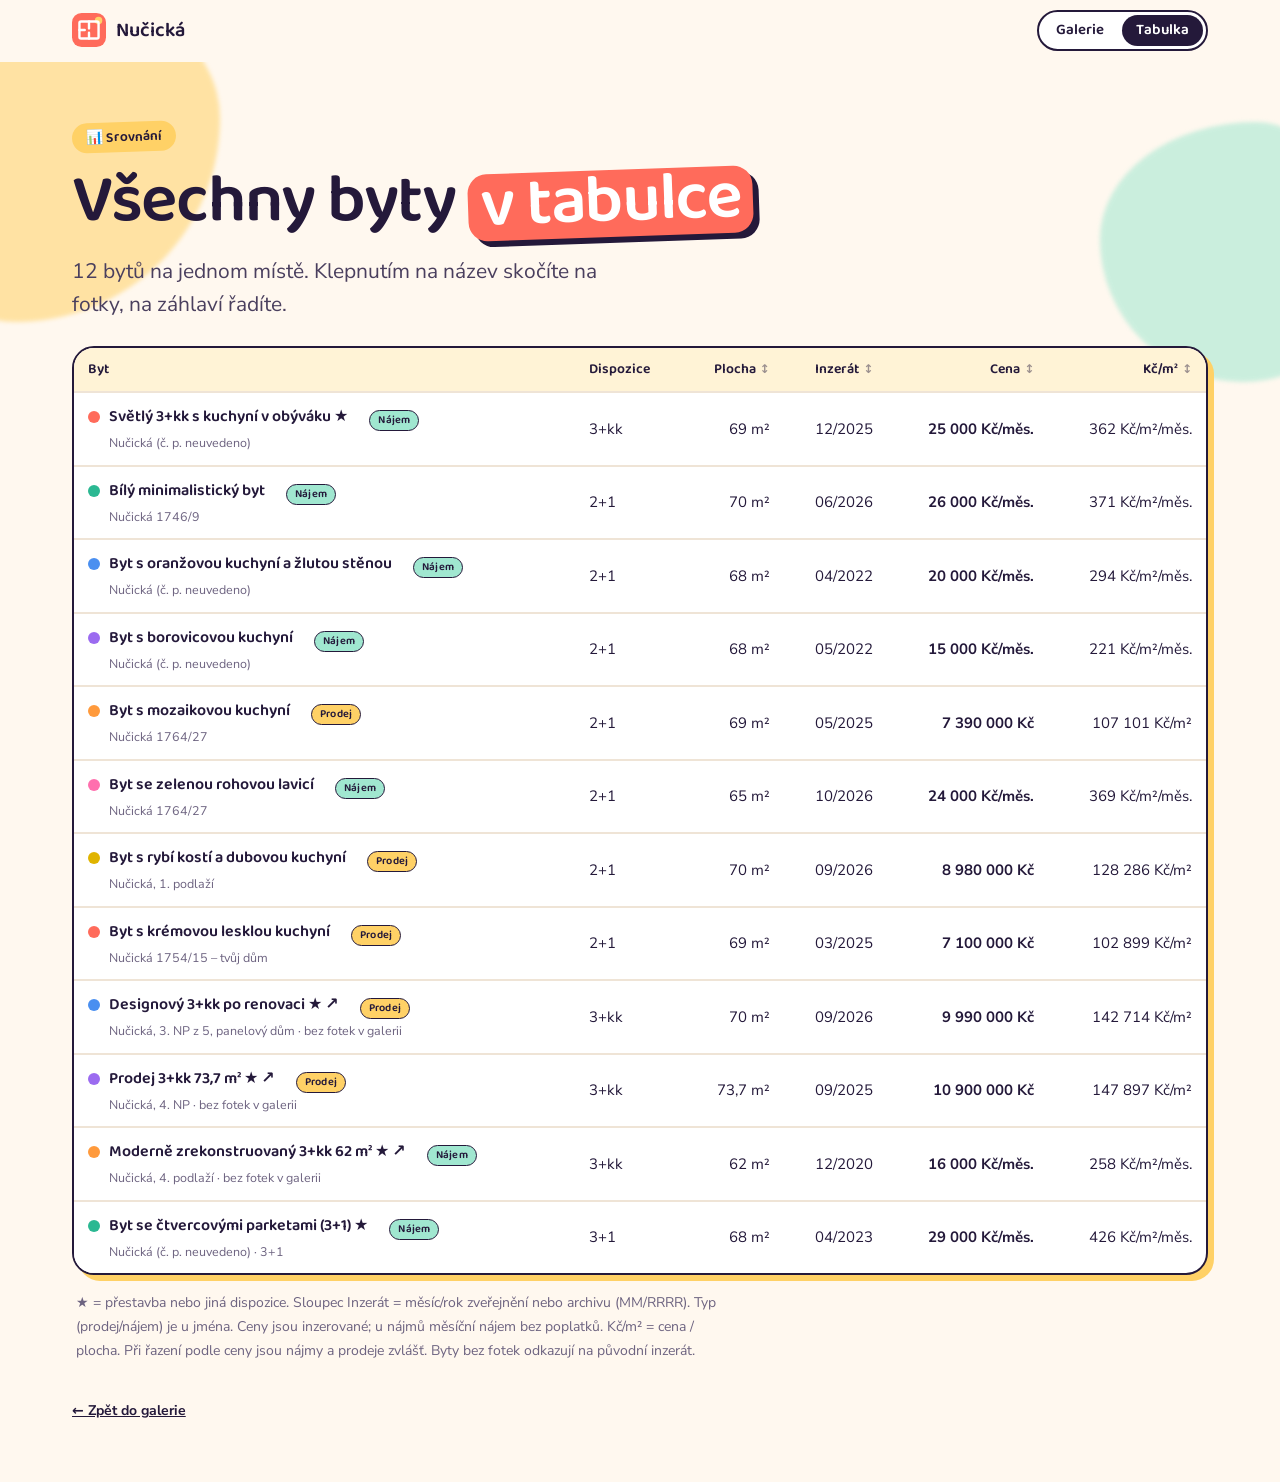
<file: prehled.html>
<!doctype html><html lang="cs"><head><meta charset="utf-8">
<meta name="viewport" content="width=device-width,initial-scale=1,viewport-fit=cover">
<meta name="robots" content="noindex, nofollow"><meta name="theme-color" content="#fff8ef">
<meta http-equiv="Cache-Control" content="no-cache, no-store, must-revalidate"><meta http-equiv="Pragma" content="no-cache"><meta http-equiv="Expires" content="0">
<title>Nučická – srovnání bytů</title><meta name="description" content="Jednoduchá srovnávací tabulka bytů z Nučické: dispozice, plocha, období inzerátu, cena a Kč/m².">
<meta property="og:type" content="website"><meta property="og:locale" content="cs_CZ"><meta property="og:site_name" content="Nučická – inspirace">
<meta property="og:title" content="Nučická – srovnání bytů"><meta property="og:description" content="Jednoduchá srovnávací tabulka bytů z Nučické: dispozice, plocha, období inzerátu, cena a Kč/m²."><meta property="og:url" content="https://kajasko.github.io/nucicka-inspirace/prehled.html">
<meta property="og:image" content="https://kajasko.github.io/nucicka-inspirace/og-image.jpg?v=f7ab3f5d"><meta property="og:image:width" content="1200"><meta property="og:image:height" content="630"><meta property="og:image:alt" content="Koláž interiérů bytů z Nučické ulice">
<meta name="twitter:card" content="summary_large_image"><meta name="twitter:title" content="Nučická – srovnání bytů"><meta name="twitter:description" content="Jednoduchá srovnávací tabulka bytů z Nučické: dispozice, plocha, období inzerátu, cena a Kč/m²."><meta name="twitter:image" content="https://kajasko.github.io/nucicka-inspirace/og-image.jpg?v=f7ab3f5d">
<link rel="icon" href="favicon.svg?v=f7ab3f5d" type="image/svg+xml"><link rel="icon" href="favicon-32.png?v=f7ab3f5d" type="image/png" sizes="32x32"><link rel="apple-touch-icon" href="apple-touch-icon.png?v=f7ab3f5d" sizes="180x180">
<link rel="preconnect" href="https://fonts.googleapis.com"><link rel="preconnect" href="https://fonts.gstatic.com" crossorigin>
<link rel="stylesheet" href="https://fonts.googleapis.com/css2?family=Baloo+2:wght@500;600;700&family=Nunito+Sans:opsz,wght@6..12,400;6..12,700&subset=latin,latin-ext&display=swap">
<link rel="stylesheet" href="style.css?v=332bbbbd"></head><body>
<a class="skip" href="#main">Přeskočit na obsah</a><header class="top"><div class="wrap"><div class="bar"><a class="brand" href="index.html"><svg viewBox="0 0 64 64" aria-hidden="true"><rect width="64" height="64" rx="18" fill="#ff6b5b"/><circle cx="50" cy="14" r="7" fill="#ffd166"/><g fill="none" stroke="#fff" stroke-width="4.5" stroke-linejoin="round" stroke-linecap="round"><rect x="14" y="16" width="36" height="32" rx="3"/><path d="M32 16v13M32 37v11M14 32h10"/></g></svg><span>Nučická</span></a>
<div class="bar-r"><nav class="tabs" aria-label="Stránky"><a href="index.html" >Galerie</a><a href="prehled.html" aria-current="page">Tabulka</a></nav></div></div></div></header>
<main id="main" class="wrap">
<section class="hero small"><div class="blobs" aria-hidden="true"><i></i><i></i><i></i></div><span class="eyebrow">📊 Srovnání</span><h1>Všechny byty <span class="hl">v tabulce</span></h1>
<p class="lead">12 bytů na jednom místě. Klepnutím na název skočíte na fotky, na záhlaví řadíte.</p></section>
<p class="scroll-hint">← Tabulku lze posouvat do stran →</p>
<div class="tbl-scroll" role="region" aria-label="Srovnávací tabulka bytů" tabindex="0"><table>
<thead><tr><th scope="col" class="">Byt</th><th scope="col" class="">Dispozice</th><th scope="col" class="num-c" data-k="m"><button class="sortb" type="button">Plocha</button></th><th scope="col" class="num-c" data-k="d"><button class="sortb" type="button">Inzerát</button></th><th scope="col" class="num-c" data-k="p"><button class="sortb" type="button">Cena</button></th><th scope="col" class="num-c" data-k="pm"><button class="sortb" type="button">Kč/m²</button></th></tr></thead>
<tbody><tr data-o="0" data-t="najem" data-p="25000" data-m="69" data-pm="362" data-d="202512" style="--c:#ff6b5b"><td class="name"><a href="index.html#idnes_6915a252"><span class="dot" aria-hidden="true"></span>Světlý 3+kk s kuchyní v obýváku ★</a><span class="typ-tag najem">Nájem</span><small>Nučická (č. p. neuvedeno)</small></td><td>3+kk</td><td class="num-c">69 m²</td><td class="num-c" title="12/2025">12/2025</td><td class="num-c"><b>25 000 Kč/měs.</b></td><td class="num-c">362 Kč/m²/měs.</td></tr><tr data-o="1" data-t="najem" data-p="26000" data-m="70" data-pm="371" data-d="202606" style="--c:#2bb892"><td class="name"><a href="index.html#1530101836"><span class="dot" aria-hidden="true"></span>Bílý minimalistický byt</a><span class="typ-tag najem">Nájem</span><small>Nučická 1746/9</small></td><td>2+1</td><td class="num-c">70 m²</td><td class="num-c" title="06/2026">06/2026</td><td class="num-c"><b>26 000 Kč/měs.</b></td><td class="num-c">371 Kč/m²/měs.</td></tr><tr data-o="2" data-t="najem" data-p="20000" data-m="68" data-pm="294" data-d="202204" style="--c:#4a8ff0"><td class="name"><a href="index.html#br_665308"><span class="dot" aria-hidden="true"></span>Byt s oranžovou kuchyní a žlutou stěnou</a><span class="typ-tag najem">Nájem</span><small>Nučická (č. p. neuvedeno)</small></td><td>2+1</td><td class="num-c">68 m²</td><td class="num-c" title="04/2022">04/2022</td><td class="num-c"><b>20 000 Kč/měs.</b></td><td class="num-c">294 Kč/m²/měs.</td></tr><tr data-o="3" data-t="najem" data-p="15000" data-m="68" data-pm="221" data-d="202205" style="--c:#9b6bf0"><td class="name"><a href="index.html#br_83256"><span class="dot" aria-hidden="true"></span>Byt s borovicovou kuchyní</a><span class="typ-tag najem">Nájem</span><small>Nučická (č. p. neuvedeno)</small></td><td>2+1</td><td class="num-c">68 m²</td><td class="num-c" title="05/2022">05/2022</td><td class="num-c"><b>15 000 Kč/měs.</b></td><td class="num-c">221 Kč/m²/měs.</td></tr><tr data-o="4" data-t="prodej" data-p="7390000" data-m="69" data-pm="107101" data-d="202505" style="--c:#ff9a3c"><td class="name"><a href="index.html#reas_1764_27"><span class="dot" aria-hidden="true"></span>Byt s mozaikovou kuchyní</a><span class="typ-tag prodej">Prodej</span><small>Nučická 1764/27</small></td><td>2+1</td><td class="num-c">69 m²</td><td class="num-c" title="05/2025">05/2025</td><td class="num-c"><b>7 390 000 Kč</b></td><td class="num-c">107 101 Kč/m²</td></tr><tr data-o="5" data-t="najem" data-p="24000" data-m="65" data-pm="369" data-d="202610" style="--c:#ff6fae"><td class="name"><a href="index.html#br_1074286"><span class="dot" aria-hidden="true"></span>Byt se zelenou rohovou lavicí</a><span class="typ-tag najem">Nájem</span><small>Nučická 1764/27</small></td><td>2+1</td><td class="num-c">65 m²</td><td class="num-c" title="10/2026">10/2026</td><td class="num-c"><b>24 000 Kč/měs.</b></td><td class="num-c">369 Kč/m²/měs.</td></tr><tr data-o="6" data-t="prodej" data-p="8980000" data-m="70" data-pm="128286" data-d="202609" style="--c:#e0b400"><td class="name"><a href="index.html#ref_2451578956"><span class="dot" aria-hidden="true"></span>Byt s rybí kostí a dubovou kuchyní</a><span class="typ-tag prodej">Prodej</span><small>Nučická, 1. podlaží</small></td><td>2+1</td><td class="num-c">70 m²</td><td class="num-c" title="09/2026">09/2026</td><td class="num-c"><b>8 980 000 Kč</b></td><td class="num-c">128 286 Kč/m²</td></tr><tr data-o="7" data-t="prodej" data-p="7100000" data-m="69" data-pm="102899" data-d="202503" style="--c:#ff6b5b"><td class="name"><a href="index.html#c21_1754_15"><span class="dot" aria-hidden="true"></span>Byt s krémovou lesklou kuchyní</a><span class="typ-tag prodej">Prodej</span><small>Nučická 1754/15 – tvůj dům</small></td><td>2+1</td><td class="num-c">69 m²</td><td class="num-c" title="03/2025">03/2025</td><td class="num-c"><b>7 100 000 Kč</b></td><td class="num-c">102 899 Kč/m²</td></tr><tr data-o="8" data-t="prodej" data-p="9990000" data-m="70" data-pm="142714" data-d="202609" style="--c:#4a8ff0"><td class="name"><a href="https://www.bezrealitky.cz/nemovitosti-byty-domy/1063177-nabidka-prodej-bytu-nucicka-praha" target="_blank" rel="noopener"><span class="dot" aria-hidden="true"></span>Designový 3+kk po renovaci ★ ↗</a><span class="typ-tag prodej">Prodej</span><small>Nučická, 3. NP z 5, panelový dům · bez fotek v galerii</small></td><td>3+kk</td><td class="num-c">70 m²</td><td class="num-c" title="09/2026">09/2026</td><td class="num-c"><b>9 990 000 Kč</b></td><td class="num-c">142 714 Kč/m²</td></tr><tr data-o="9" data-t="prodej" data-p="10900000" data-m="73.7" data-pm="147897" data-d="202509" style="--c:#9b6bf0"><td class="name"><a href="https://mapio.cz/g/13435118/" target="_blank" rel="noopener"><span class="dot" aria-hidden="true"></span>Prodej 3+kk 73,7 m² ★ ↗</a><span class="typ-tag prodej">Prodej</span><small>Nučická, 4. NP · bez fotek v galerii</small></td><td>3+kk</td><td class="num-c">73,7 m²</td><td class="num-c" title="09/2025">09/2025</td><td class="num-c"><b>10 900 000 Kč</b></td><td class="num-c">147 897 Kč/m²</td></tr><tr data-o="10" data-t="najem" data-p="16000" data-m="62" data-pm="258" data-d="202012" style="--c:#ff9a3c"><td class="name"><a href="https://www.bezrealitky.cz/nemovitosti-byty-domy/641982-nabidka-pronajem-bytu-nucicka-praha" target="_blank" rel="noopener"><span class="dot" aria-hidden="true"></span>Moderně zrekonstruovaný 3+kk 62 m² ★ ↗</a><span class="typ-tag najem">Nájem</span><small>Nučická, 4. podlaží · bez fotek v galerii</small></td><td>3+kk</td><td class="num-c">62 m²</td><td class="num-c" title="12/2020">12/2020</td><td class="num-c"><b>16 000 Kč/měs.</b></td><td class="num-c">258 Kč/m²/měs.</td></tr><tr data-o="11" data-t="najem" data-p="29000" data-m="68" data-pm="426" data-d="202304" style="--c:#2bb892"><td class="name"><a href="index.html#br_778303"><span class="dot" aria-hidden="true"></span>Byt se čtvercovými parketami (3+1) ★</a><span class="typ-tag najem">Nájem</span><small>Nučická (č. p. neuvedeno) · 3+1</small></td><td>3+1</td><td class="num-c">68 m²</td><td class="num-c" title="04/2023">04/2023</td><td class="num-c"><b>29 000 Kč/měs.</b></td><td class="num-c">426 Kč/m²/měs.</td></tr></tbody></table></div>
<p class="tnote">★ = přestavba nebo jiná dispozice. Sloupec Inzerát = měsíc/rok zveřejnění nebo archivu (MM/RRRR). Typ (prodej/nájem) je u jména. Ceny jsou inzerované; u nájmů měsíční nájem bez poplatků. Kč/m² = cena / plocha. Při řazení podle ceny jsou nájmy a prodeje zvlášť. Byty bez fotek odkazují na původní inzerát.</p>
</main><footer class="foot wrap"><a href="index.html">← Zpět do galerie</a></footer>
<script src="table.js?v=332bbbbd" defer></script></body></html>
</file>
<file: style.css>
/* Nučická – inspirace · hravý a barevný */
:root{
  --bg:#fff8ef; --surface:#ffffff; --ink:#24193a; --ink-2:#4a3f5e; --muted:#6d6380; --line:#efe4d6;
  --c:#ff6b5b; --cs:#ffe3df; --cd:#b8352a;
  --radius:22px; --radius-sm:16px;
  --display:"Baloo 2",ui-rounded,"Nunito Sans",system-ui,sans-serif;
  --sans:"Nunito Sans","Inter",ui-sans-serif,system-ui,-apple-system,"Segoe UI",Roboto,sans-serif;
  --wrap:1200px; --pad:16px; --rh:140px; --navh:60px;
}
@media (min-width:600px){:root{--pad:24px;--rh:170px}}
@media (min-width:1024px){:root{--pad:32px;--rh:210px}}
@media (min-width:1300px){:root{--rh:230px}}
*{box-sizing:border-box}
html{scroll-padding-top:calc(var(--navh) + 16px);-webkit-text-size-adjust:100%}
@media (prefers-reduced-motion:reduce){*{transition:none!important;animation:none!important}}
body{margin:0;background:var(--bg);color:var(--ink);font:400 16px/1.6 var(--sans);-webkit-font-smoothing:antialiased;overflow-x:clip}
img{display:block;max-width:100%}
a{color:inherit}
:focus-visible{outline:3px solid var(--ink);outline-offset:3px;border-radius:10px}
.wrap{max-width:var(--wrap);margin:0 auto;padding:0 var(--pad)}
.skip{position:absolute;left:-999px;top:8px;background:var(--ink);color:#fff;padding:8px 14px;border-radius:12px;z-index:99}
.skip:focus{left:8px}
.vh{position:absolute!important;width:1px;height:1px;overflow:hidden;clip:rect(0 0 0 0);white-space:nowrap}

/* background blobs */
.blobs{position:absolute;inset:0 0 auto 0;height:720px;overflow:hidden;z-index:-1;pointer-events:none}
.blobs i{position:absolute;border-radius:50%;filter:blur(2px);opacity:.55}
.blobs i:nth-child(1){width:340px;height:340px;background:#ffd166;left:-120px;top:-80px;border-radius:46% 54% 60% 40%/50% 40% 60% 50%}
.blobs i:nth-child(2){width:260px;height:260px;background:#a0e7d0;right:-80px;top:60px;border-radius:60% 40% 45% 55%/45% 60% 40% 55%}
.blobs i:nth-child(3){width:200px;height:200px;background:#ffb4c6;right:22%;top:380px;border-radius:40% 60% 55% 45%/60% 45% 55% 40%}
@media (max-width:600px){.blobs i:nth-child(3){right:-60px;top:430px}}

/* ---------- top bar ---------- */
.top{position:sticky;top:0;z-index:20;background:rgba(255,248,239,.9);backdrop-filter:blur(12px);-webkit-backdrop-filter:blur(12px);border-bottom:2px solid transparent;transition:border-color .2s}
.top.scrolled{border-bottom-color:var(--line)}
.bar{display:flex;align-items:center;justify-content:space-between;gap:12px;height:var(--navh)}
.brand{display:flex;align-items:center;gap:10px;text-decoration:none;font:600 20px/1 var(--display);min-width:0}
.brand svg{width:34px;height:34px;flex:none;transition:transform .3s cubic-bezier(.3,1.6,.5,1)}
.brand:hover svg{transform:rotate(-10deg) scale(1.08)}
.tabs{display:flex;gap:4px;background:#fff;border:2px solid var(--ink);padding:3px;border-radius:999px;flex:none}
.tabs a{text-decoration:none;font:600 15px/1 var(--display);color:var(--ink);padding:8px 14px;border-radius:999px;transition:background .2s,transform .2s}
.tabs a:hover{background:#ffeec4}
.tabs a[aria-current="page"]{background:var(--ink);color:#fff}
@media (max-width:359px){.tabs a{padding:8px 10px;font-size:14px}}
@media (max-width:479px){.brand span{display:none}}
.bar-r{display:flex;align-items:center;gap:8px;min-width:0}
/* ---------- flat menu ---------- */
.fm{position:relative;min-width:0}
.fm-btn{--c:var(--ink);display:inline-flex;align-items:center;gap:7px;max-width:100%;min-height:42px;font:600 15px/1 var(--display);color:var(--ink);background:#ffd166;border:2px solid var(--ink);border-radius:999px;padding:6px 14px 6px 8px;cursor:pointer;box-shadow:0 3px 0 var(--ink);transition:transform .2s cubic-bezier(.3,1.6,.5,1),box-shadow .2s}
.fm-btn:hover{transform:translateY(-1px) rotate(-1deg)}
.fm-btn:active{transform:translateY(2px);box-shadow:0 1px 0 var(--ink)}
.fm-dot{display:inline-grid;place-items:center;width:24px;height:24px;flex:none;border-radius:50%;background:var(--c);color:#fff;font-size:12px;font-weight:600;transition:background .3s}
.fm-dot:empty::before{content:"";width:8px;height:8px;border-radius:50%;background:#ffd166}
.fm-cur{display:none;min-width:0;max-width:220px;overflow:hidden;text-overflow:ellipsis;white-space:nowrap;font-weight:500;color:var(--ink-2)}
.fm-cur:not(:empty)::before{content:"· "}
@media (min-width:900px){.fm-cur{display:inline}}
.fm-car{font-size:12px;transition:transform .25s}
.fm-btn[aria-expanded="true"] .fm-car{transform:rotate(180deg)}
.fm-panel{position:fixed;top:calc(var(--navh) + 6px);right:var(--pad);width:400px;max-width:calc(100vw - 2*var(--pad));max-height:calc(100vh - var(--navh) - 30px);overflow:auto;overscroll-behavior:contain;background:#fff;border:2px solid var(--ink);border-radius:var(--radius);box-shadow:0 6px 0 var(--ink),0 24px 50px rgba(36,25,58,.18);padding:10px;z-index:30;animation:fmIn .22s cubic-bezier(.3,1.4,.5,1)}
@keyframes fmIn{from{opacity:0;transform:translateY(-8px) scale(.98)}to{opacity:1;transform:none}}
.fm-panel[hidden],.fm-back[hidden]{display:none}
.fm-head{display:flex;align-items:center;justify-content:space-between;padding:4px 6px 6px}
.fm-title{font:700 20px/1.1 var(--display)}
.fm-x{width:38px;height:38px;border-radius:50%;border:2px solid var(--ink);background:#fff;font-size:16px;cursor:pointer;color:var(--ink)}
.fm-x:hover{background:#ffeec4}
@media (min-width:768px){.fm-head{display:none}}
.fm-grp+.fm-grp{margin-top:6px;border-top:2px dashed var(--line);padding-top:6px}
.fm-h{font:600 13px/1 var(--display);letter-spacing:.06em;text-transform:uppercase;color:var(--muted);margin:8px 8px 6px}
.fm ul{list-style:none;margin:0;padding:0}
.fm-it{display:flex;align-items:center;gap:12px;padding:7px 8px;border-radius:16px;text-decoration:none;color:var(--ink);transition:background .15s,transform .2s cubic-bezier(.3,1.6,.5,1)}
.fm-it:hover,.fm-it:focus-visible{background:var(--cs);transform:translateX(3px)}
.fm-it[aria-current="true"]{background:var(--cs);box-shadow:inset 0 0 0 2px var(--c)}
.fm-th{position:relative;flex:none;width:52px;height:52px;border-radius:14px;background:var(--cs);border:2px solid var(--c)}
.fm-th img{width:100%;height:100%;object-fit:cover;border-radius:11px}
.fm-th .n{position:absolute;left:-7px;top:-7px;display:grid;place-items:center;width:24px;height:24px;border-radius:50%;background:var(--c);color:#fff;font:600 12px/1 var(--display);border:2px solid #fff}
.fm-tx{display:flex;flex-direction:column;gap:2px;min-width:0}
.fm-nm{font:600 16px/1.2 var(--display)}
.fm-meta{font-size:13px;color:var(--muted);display:flex;flex-wrap:wrap;align-items:center;gap:4px 8px}
.fm-tag{font:600 12px/1 var(--display);background:var(--c);color:#fff;padding:4px 8px;border-radius:999px}
.fm-back{position:fixed;inset:0;background:rgba(36,25,58,.35);z-index:29}
@media (min-width:768px){.fm-back{background:transparent}}
@media (max-width:767px){
 .fm-panel{left:0;right:0;bottom:0;top:auto!important;width:auto;max-width:none;max-height:82vh;max-height:82dvh;border-radius:24px 24px 0 0;border-bottom:0;box-shadow:0 -10px 40px rgba(36,25,58,.25);padding:8px 12px calc(12px + env(safe-area-inset-bottom));animation:fmUp .28s cubic-bezier(.2,1,.4,1)}
 .fm-panel::before{content:"";display:block;width:44px;height:5px;border-radius:5px;background:var(--line);margin:2px auto 4px}
 .fm-head{position:sticky;top:-8px;background:#fff;z-index:1}
 .fm-it{padding:9px 8px}
}
@media (max-width:767px){.fm-btn{padding-right:12px}}
@keyframes fmUp{from{transform:translateY(100%)}to{transform:none}}

/* ---------- hero ---------- */
.hero{position:relative;padding:40px 0 22px}
@media (min-width:768px){.hero{padding:76px 0 40px}}
.eyebrow{display:inline-flex;align-items:center;gap:8px;font:600 14px/1 var(--display);color:var(--ink);background:#ffd166;padding:8px 14px;border-radius:999px;transform:rotate(-2deg)}
h1{font:600 clamp(44px,10vw,96px)/.98 var(--display);letter-spacing:-.02em;margin:18px 0 18px}
h1 .hl{display:inline-block;color:#fff;background:#ff6b5b;padding:0 .18em .04em;border-radius:.28em;transform:rotate(-2deg);box-shadow:6px 6px 0 var(--ink)}
.lead{font-size:clamp(17px,2.3vw,21px);line-height:1.55;color:var(--ink-2);max-width:42ch;margin:0}
.stats{display:flex;flex-wrap:wrap;gap:10px;margin:26px 0 0;padding:0;list-style:none}
.stats li{background:#fff;border:2px solid var(--ink);border-radius:18px;padding:10px 16px;font-size:14px;color:var(--ink-2);box-shadow:4px 4px 0 var(--ink);line-height:1.3}
.stats li:nth-child(1){background:#a0e7d0}.stats li:nth-child(2){background:#ffb4c6}.stats li:nth-child(3){background:#bfd7ff}
.stats b{display:block;font:600 28px/1.05 var(--display);color:var(--ink)}
.legend{margin-top:20px;font-size:14px;color:var(--muted)}

/* ---------- group heading ---------- */
.group{display:flex;align-items:center;gap:12px;margin:34px 0 16px}
.group h2{font:600 clamp(20px,3vw,26px)/1.1 var(--display);margin:0}
.group::after{content:"";flex:1;height:3px;border-radius:3px;background:repeating-linear-gradient(90deg,var(--line) 0 10px,transparent 10px 18px)}

/* ---------- flat card ---------- */
.flat{position:relative;background:var(--surface);border:2px solid var(--ink);border-radius:calc(var(--radius) + 6px);padding:20px 14px 14px;margin:0 0 26px;box-shadow:6px 6px 0 var(--c);overflow:hidden}
@media (min-width:768px){.flat{padding:30px 30px 26px;margin-bottom:34px;box-shadow:8px 8px 0 var(--c)}}
.flat::before{content:"";position:absolute;width:230px;height:230px;right:-70px;top:-90px;background:var(--cs);border-radius:42% 58% 63% 37%/45% 52% 48% 55%;z-index:0;transition:transform .8s ease}
.flat:hover::before{transform:rotate(25deg) scale(1.06)}
.flat>*{position:relative;z-index:1}
.flat-head{display:grid;gap:14px;padding:0 4px}
@media (min-width:1024px){.flat-head{grid-template-columns:1.1fr .9fr;gap:12px 44px;align-items:start}}
.kicker{display:flex;align-items:center;gap:8px;flex-wrap:wrap;margin-bottom:10px}
.num{display:inline-grid;place-items:center;min-width:36px;height:36px;padding:0 8px;border-radius:12px;background:var(--c);color:#fff;font:600 16px/1 var(--display);transform:rotate(-4deg)}
.tag{display:inline-flex;align-items:center;gap:6px;font:600 13.5px/1 var(--display);color:var(--ink);background:#ffd166;border:2px solid var(--ink);padding:6px 11px;border-radius:999px}
.flat h3{font:600 clamp(25px,4.6vw,38px)/1.1 var(--display);letter-spacing:-.01em;margin:0;overflow-wrap:anywhere}
.sub{margin:8px 0 0;color:var(--muted);font-size:14.5px;overflow-wrap:anywhere}
.chips{display:flex;flex-wrap:wrap;gap:7px;margin:16px 0 0;padding:0;list-style:none}
.chips li{font:500 14px/1 var(--display);color:var(--ink);background:var(--cs);padding:8px 12px;border-radius:999px;transition:transform .2s cubic-bezier(.3,1.6,.5,1)}
.chips li:hover{transform:translateY(-2px)}
.chips li.price{background:var(--ink);color:#fff}
.note{margin:0;color:var(--ink-2);font-size:15.5px;line-height:1.65;max-width:62ch}
.links{display:flex;flex-wrap:wrap;gap:8px 16px;margin-top:14px;font-size:14.5px;align-items:center}
.links a{color:var(--cd);font-weight:700;text-decoration:underline;text-decoration-thickness:2px;text-underline-offset:3px;overflow-wrap:anywhere}
.inactive{color:var(--muted);font-size:13px;background:#f4efe8;padding:3px 9px;border-radius:999px}

/* ---------- justified photo grid ---------- */
.grid{display:flex;flex-wrap:wrap;gap:8px;margin-top:20px;list-style:none;padding:0}
@media (min-width:768px){.grid{gap:10px;margin-top:26px}}
.grid::after{content:"";flex-grow:999999}
.grid li{position:relative;flex-grow:calc(var(--ar)*100);flex-basis:calc(var(--ar)*var(--rh));aspect-ratio:var(--ar);max-height:calc(var(--rh)*1.6);min-width:0}
.grid li.plan{flex-basis:100%;aspect-ratio:auto;height:calc(var(--rh)*1.9);max-height:none}
@media (min-width:1024px){.grid li.plan{flex-basis:calc(var(--ar)*var(--rh)*1.25);height:auto;aspect-ratio:var(--ar);flex-grow:calc(var(--ar)*125);max-height:calc(var(--rh)*1.6)}}
.ph{all:unset;box-sizing:border-box;cursor:zoom-in;display:block;width:100%;height:100%;border-radius:var(--radius-sm);overflow:hidden;position:relative;background:var(--cs) center/cover no-repeat;isolation:isolate;transition:transform .25s cubic-bezier(.3,1.6,.5,1),box-shadow .25s}
.ph:hover{transform:translateY(-3px) rotate(-.6deg);box-shadow:0 10px 22px -10px rgba(36,25,58,.45)}
.grid li:nth-child(even) .ph:hover{transform:translateY(-3px) rotate(.6deg)}
.ph:focus-visible{outline:3px solid var(--ink);outline-offset:3px}
.ph img{width:100%;height:100%;object-fit:cover;opacity:0;transition:opacity .45s ease}
.ph img.ld{opacity:1}
.ph::before{content:"";position:absolute;inset:0;background:inherit;filter:blur(14px);transform:scale(1.15);z-index:-1}
.plan .ph{background:#fff;border:2px dashed var(--c)}
.plan .ph::before{display:none}
.plan .ph img{object-fit:contain;padding:10px}
.badge{position:absolute;left:10px;top:10px;z-index:1;font:600 13px/1 var(--display);background:var(--c);color:#fff;padding:7px 11px;border-radius:999px;pointer-events:none;transform:rotate(-3deg)}

/* ---------- footer ---------- */
.foot{padding:36px var(--pad) 60px;color:var(--muted);font-size:14px;line-height:1.7}
.foot a{color:var(--ink);font-weight:700}

/* ---------- lightbox ---------- */
.lb{position:fixed;inset:0;z-index:50;display:grid;grid-template-rows:auto 1fr auto;background:rgba(28,20,44,.95);color:#fff;opacity:0;visibility:hidden;pointer-events:none;transition:opacity .25s ease,visibility 0s .25s}
.lb.open{opacity:1;visibility:visible;pointer-events:auto;touch-action:none;transition:opacity .25s ease}
.lb-top{display:flex;align-items:center;justify-content:space-between;gap:12px;padding:10px 12px 6px 18px;min-height:60px}
.lb-cap{min-width:0}
.lb-name{font:600 18px/1.25 var(--display);white-space:nowrap;overflow:hidden;text-overflow:ellipsis}
.lb-meta{display:inline-block;margin-top:4px;font:600 13px/1 var(--display);background:#ffd166;color:var(--ink);padding:5px 9px;border-radius:999px;font-variant-numeric:tabular-nums}
.lb-btn{all:unset;box-sizing:border-box;cursor:pointer;width:48px;height:48px;border-radius:50%;display:grid;place-items:center;color:var(--ink);background:#fff;transition:transform .2s cubic-bezier(.3,1.6,.5,1);flex:none}
.lb-btn:hover{transform:scale(1.08)}
.lb-btn:focus-visible{outline:3px solid #ffd166;outline-offset:2px}
.lb-btn svg{width:22px;height:22px}
.lb-stage{position:relative;overflow:hidden;min-height:0}
.lb-track{position:absolute;inset:0;display:flex;align-items:center;justify-content:center;padding:6px 10px}
@media (min-width:768px){.lb-track{padding:8px 92px}}
.lb-img{max-width:100%;max-height:100%;object-fit:contain;border-radius:14px;user-select:none;-webkit-user-drag:none;transition:opacity .22s ease,transform .3s cubic-bezier(.2,.7,.2,1)}
.lb.plan .lb-img{background:#fff;padding:10px}
.lb-img.out{opacity:0}
.lb-nav{position:absolute;top:50%;transform:translateY(-50%);z-index:2;display:none}
.lb-nav:hover{transform:translateY(-50%) scale(1.08)}
@media (min-width:768px) and (hover:hover){.lb-nav{display:grid}}
.lb-prev{left:22px}.lb-next{right:22px}
.lb-bottom{padding:8px 16px calc(14px + env(safe-area-inset-bottom));text-align:center;font-size:13px;color:#cfc6e0}
.lb-dots{display:flex;justify-content:center;gap:5px;flex-wrap:wrap;margin-bottom:6px}
.lb-dots i{width:7px;height:7px;border-radius:50%;background:rgba(255,255,255,.28);transition:background .2s,transform .2s}
.lb-dots i.on{background:#ffd166;transform:scale(1.35)}
.spin{position:absolute;inset:0;margin:auto;width:30px;height:30px;border-radius:50%;border:3px solid rgba(255,255,255,.2);border-top-color:#ffd166;animation:sp .8s linear infinite;opacity:0;transition:opacity .2s}
.lb.loading .spin{opacity:1}
@keyframes sp{to{transform:rotate(360deg)}}

/* ---------- simple table page ---------- */
.hero.small{padding:36px 0 18px}
@media (min-width:768px){.hero.small{padding:60px 0 26px}}
.hero.small h1{font-size:clamp(38px,7vw,68px)}
.tbl-scroll{overflow-x:auto;-webkit-overflow-scrolling:touch;background:#fff;border:2px solid var(--ink);border-radius:var(--radius);box-shadow:6px 6px 0 #ffd166}
table{width:100%;min-width:680px;border-collapse:collapse;font-size:15px}
th,td{text-align:left;padding:13px 14px;border-bottom:2px solid var(--line);vertical-align:middle;white-space:nowrap}
td.name{white-space:normal;min-width:220px}
tbody tr:last-child td{border-bottom:0}
thead th{font:600 14px/1.2 var(--display);background:#fff3d6;color:var(--ink)}
th .sortb{all:unset;cursor:pointer;display:inline-flex;align-items:center;gap:4px;border-radius:6px}
th .sortb:focus-visible{outline:3px solid var(--ink);outline-offset:3px}
th .sortb::after{content:"↕";font-size:12px;opacity:.45}
th[aria-sort="ascending"] .sortb::after{content:"↑";opacity:1}
th[aria-sort="descending"] .sortb::after{content:"↓";opacity:1}
tbody tr{transition:background .15s}
tbody tr:hover{background:var(--cs)}
td.name a{display:inline-flex;align-items:center;gap:9px;font:600 16px/1.25 var(--display);text-decoration:none}
td.name a:hover{text-decoration:underline;text-underline-offset:3px}
td.name .dot{flex:none;width:12px;height:12px;border-radius:50%;background:var(--c)}
td.name small{display:block;color:var(--muted);font:400 12.5px/1.4 var(--sans);margin:3px 0 0 21px}
.typ-tag{display:inline-block;margin:4px 0 0 21px;font:600 11px/1 var(--display);padding:4px 8px;border-radius:999px;border:1.5px solid var(--ink);letter-spacing:.02em}
.typ-tag.najem{background:#a0e7d0}
.typ-tag.prodej{background:#ffd166}
.num-c{font-variant-numeric:tabular-nums;text-align:right}
th.num-c{text-align:right}
.tnote{color:var(--muted);font-size:14px;line-height:1.7;margin:16px 4px 0;max-width:80ch}
.scroll-hint{display:none;font-size:13px;color:var(--muted);margin:0 0 8px 4px}
@media (max-width:720px){.scroll-hint{display:block}}
/* fixes after screenshot review */
.blobs{left:50%;right:auto;width:100vw;transform:translateX(-50%)}
.hero{isolation:isolate}
table{min-width:620px}
td.name,th:first-child{position:sticky;left:0;z-index:1;background:#fff;box-shadow:2px 0 0 var(--line)}
thead th:first-child{background:#fff3d6;z-index:2}
tbody tr:hover td.name{background:var(--cs)}
@media (max-width:600px){
  table{font-size:14px}
  th,td{padding:11px 10px}
  td.name{min-width:150px;max-width:170px}
  td.name a{font-size:14.5px;gap:7px}
  td.name small{margin-left:0;font-size:11.5px}
  td.name .dot{width:9px;height:9px}
}
.tbl-scroll{position:relative;z-index:1}
.plan .ph{background-image:none!important}
@media (max-width:900px){td.name{min-width:170px}}

/* ---------- v5: one big photo + thumbnail strip ---------- */
h1{line-height:.95}
.flat h3{line-height:1.05}
.viewer{margin-top:20px}
@media (min-width:768px){.viewer{margin-top:24px}}
.main{all:unset;box-sizing:border-box;cursor:zoom-in;position:relative;display:block;width:100%;aspect-ratio:3/2;max-height:72vh;border-radius:var(--radius-sm);overflow:hidden;background:var(--cs) center/cover no-repeat;isolation:isolate}
@media (min-width:1024px){.main{aspect-ratio:16/9}}
.main::before{content:"";position:absolute;inset:0;background:inherit;filter:blur(18px);transform:scale(1.2);z-index:-1;opacity:.9}
.main img{width:100%;height:100%;object-fit:contain;transition:opacity .3s ease}
.main img.swap{opacity:0}
.main.plan{background:#fff!important;border:2px dashed var(--c)}
.main.plan::before{display:none}
.main.plan img{padding:10px}
.main:focus-visible{outline:3px solid var(--ink);outline-offset:3px}
.main .badge{left:12px;top:12px}
.main .count{position:absolute;right:12px;bottom:12px;z-index:1;font:600 13px/1 var(--display);background:#fff;color:var(--ink);border:2px solid var(--ink);padding:5px 9px;border-radius:999px;font-variant-numeric:tabular-nums}
.main .zoom{position:absolute;right:12px;top:12px;z-index:1;width:38px;height:38px;border-radius:50%;display:grid;place-items:center;background:#fff;border:2px solid var(--ink);font-size:18px;line-height:1;transition:transform .2s cubic-bezier(.3,1.6,.5,1)}
.main:hover .zoom{transform:scale(1.12) rotate(8deg)}
.thumbs{display:flex;gap:8px;overflow-x:auto;list-style:none;margin:10px 0 0;padding:4px 2px 8px;scroll-snap-type:x proximity;scrollbar-width:thin;overscroll-behavior-x:contain}
.thumbs li{flex:none;scroll-snap-align:start}
.thumbs .ph{width:76px;height:58px;border-radius:12px;border:3px solid transparent;background:var(--cs);cursor:pointer;transition:transform .2s cubic-bezier(.3,1.6,.5,1),border-color .2s}
@media (min-width:768px){.thumbs .ph{width:100px;height:72px}}
.thumbs .ph::before{display:none}
.thumbs .ph img{opacity:1;object-fit:cover}
.thumbs .ph.plan{background:#fff}
.thumbs .ph.plan img{object-fit:contain;padding:2px}
.thumbs .ph:hover{transform:translateY(-2px)}
.thumbs .ph[aria-pressed="true"]{border-color:var(--c);box-shadow:0 0 0 2px var(--ink)}
.flat h3:focus{outline:none}
</file>
